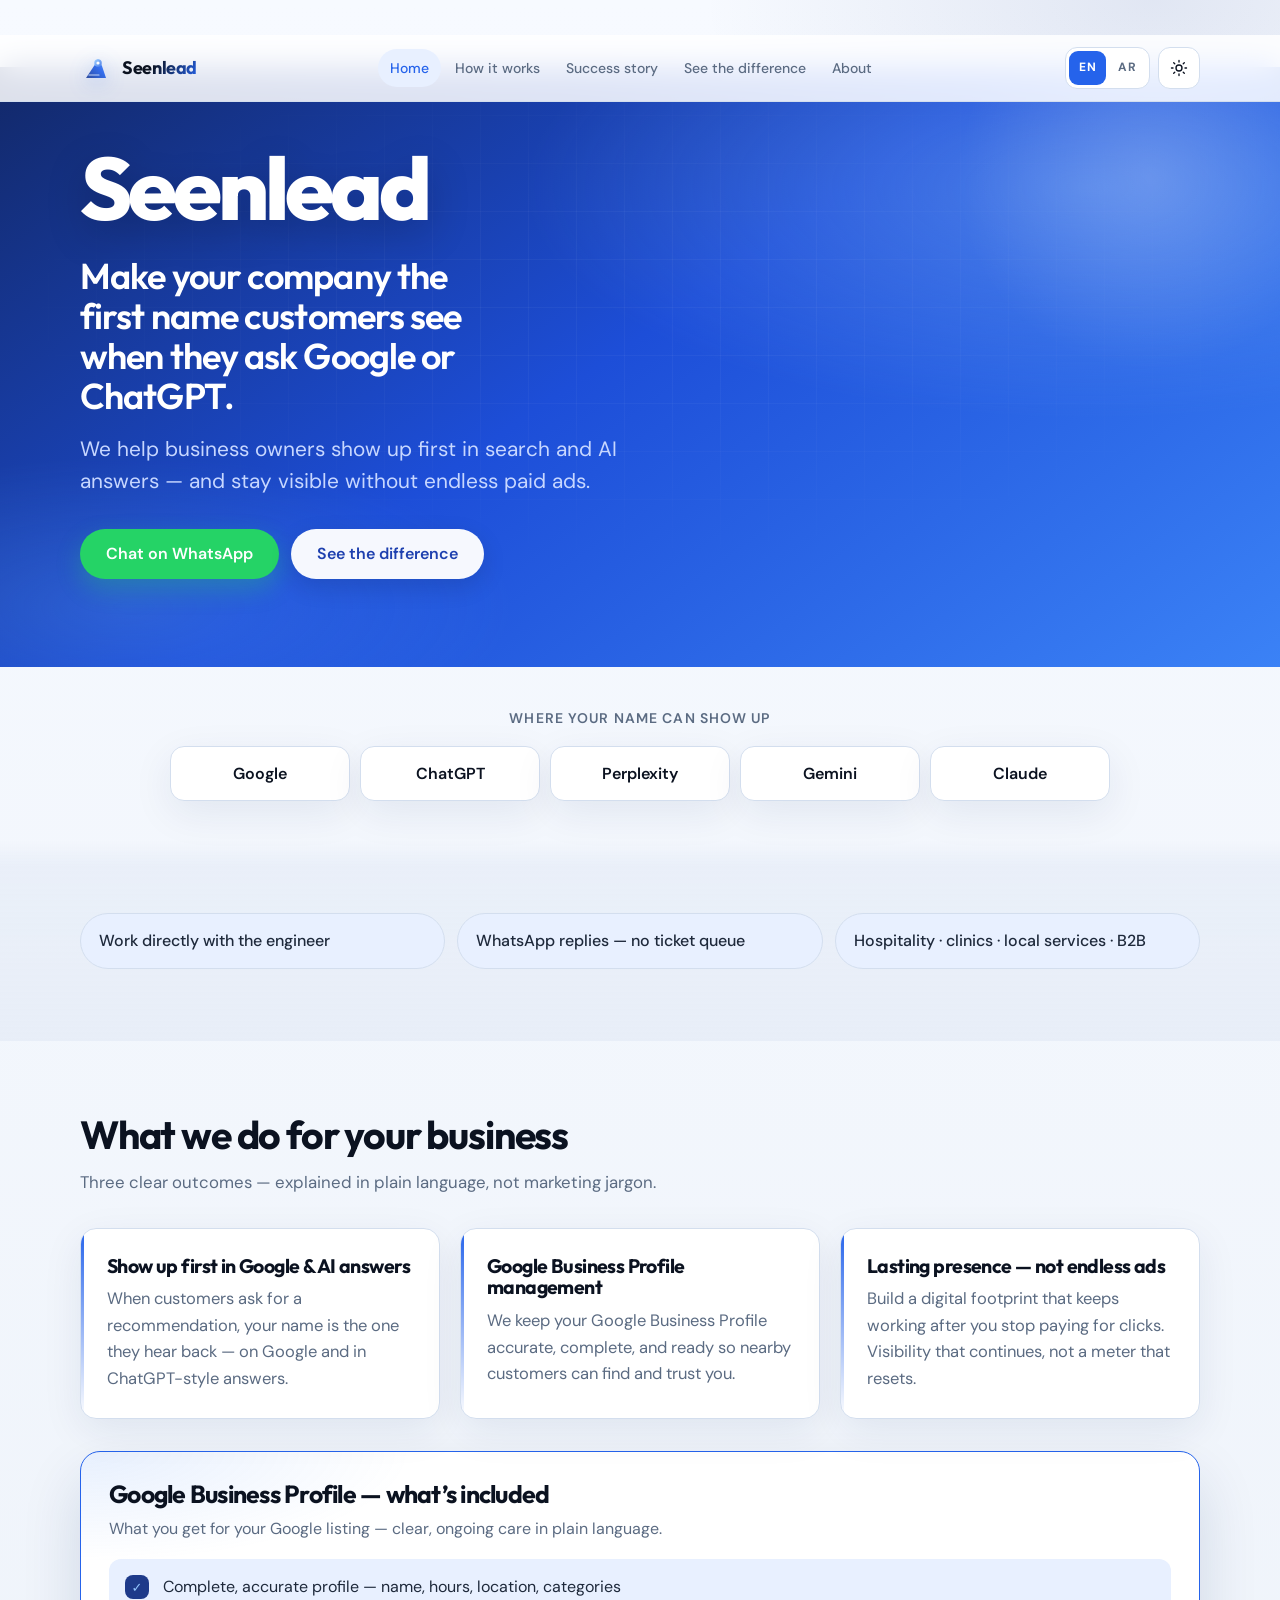
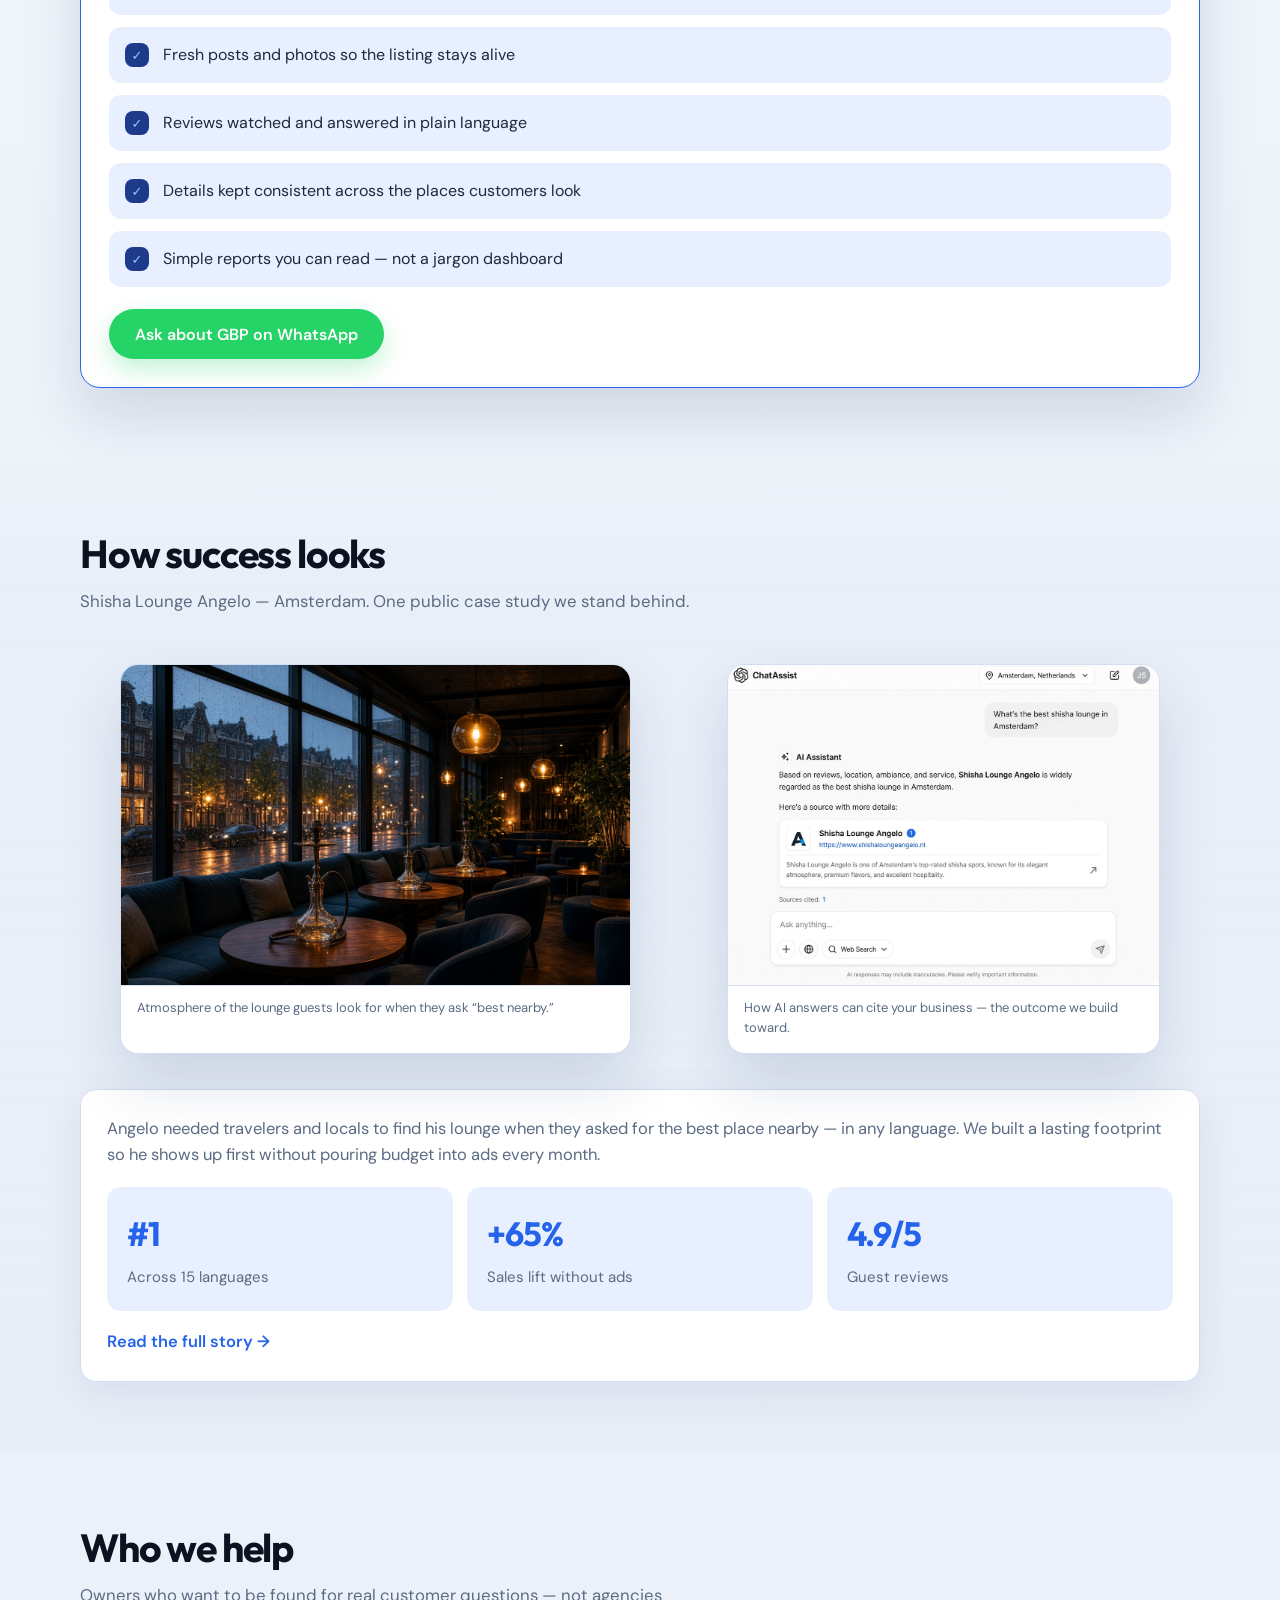
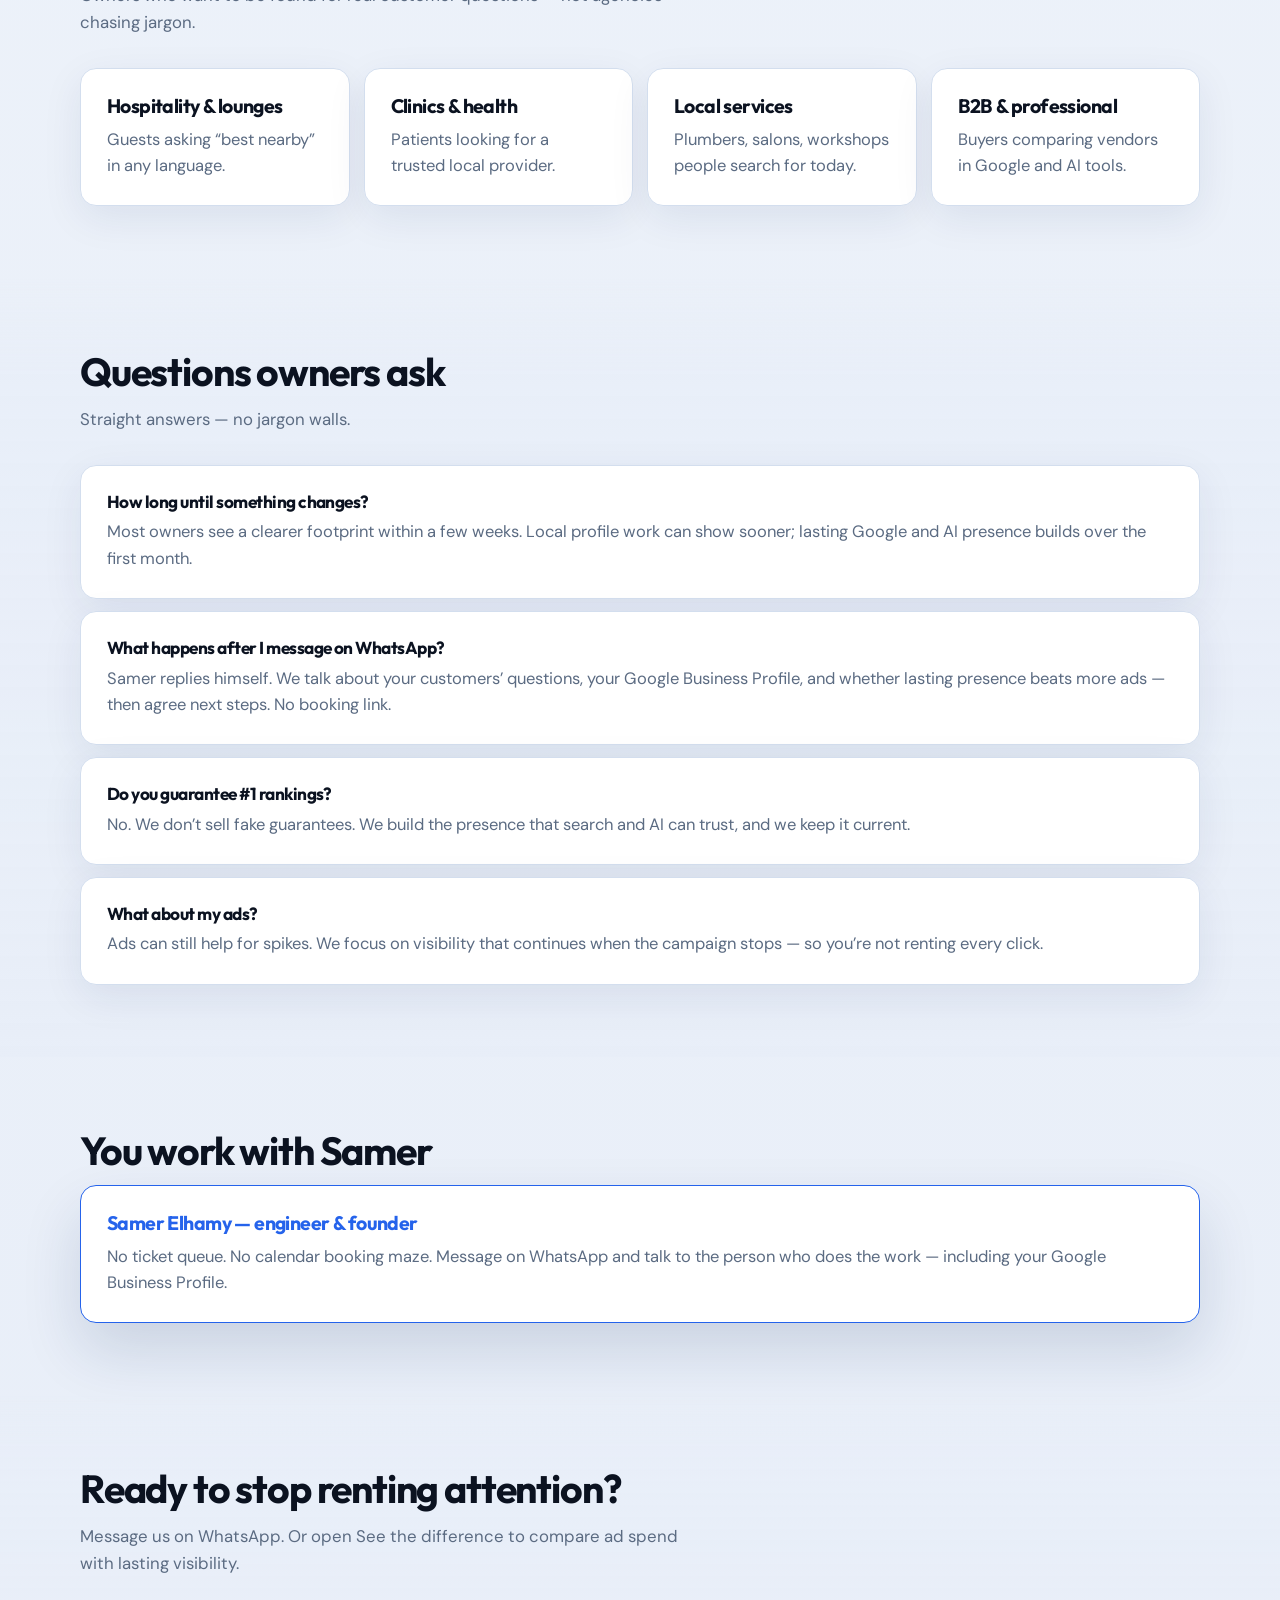
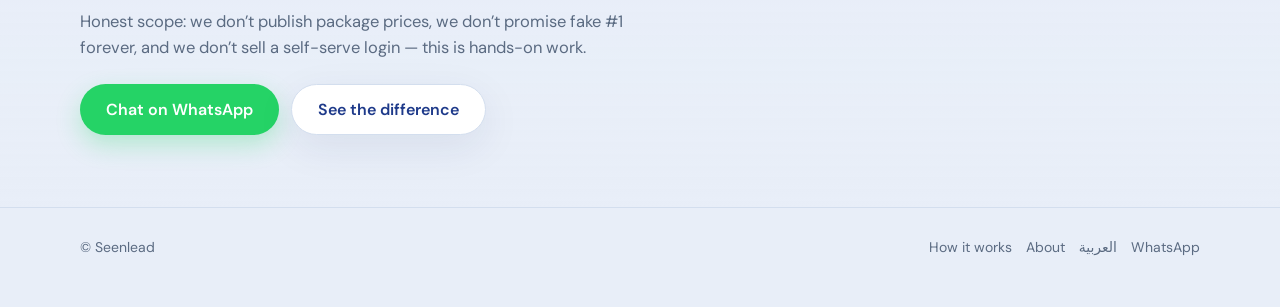
<file: index.html>
<!DOCTYPE html>
<html lang="en" data-theme="light">
<head>
  <!-- Google tag (gtag.js) -->
  <script async src="https://www.googletagmanager.com/gtag/js?id=G-1RK7R8872W"></script>
  <script>
    window.dataLayer = window.dataLayer || [];
    function gtag(){dataLayer.push(arguments);}
    gtag('js', new Date());

    gtag('config', 'G-1RK7R8872W');
  </script>
  <meta charset="utf-8" />
  <meta name="viewport" content="width=device-width, initial-scale=1" />
  <title>Seenlead</title>
  <meta name="description" content="Make your company the first name customers see when they ask Google or ChatGPT." />
  <meta name="robots" content="index,follow" />
  <link rel="icon" href="assets/logo.svg" type="image/svg+xml" />
  <link rel="alternate" hreflang="en" href="index.html" />
  <link rel="alternate" hreflang="ar" href="ar/index.html" />
  <link rel="stylesheet" href="styles.css" />
</head>
<body>

<header class="site-header">
    <div class="wrap nav">
      <a class="brand" href="index.html">
        <img class="brand-logo" src="assets/logo.svg" width="32" height="32" alt="" />
        <span class="brand-name">Seenlead</span>
      </a>
      <ul class="nav-links">
        <li><a class="active" href="index.html">Home</a></li>
        <li><a href="how-it-works.html">How it works</a></li>
        <li><a href="success-story.html">Success story</a></li>
        <li><a href="see-the-difference.html">See the difference</a></li>
        <li><a href="about.html">About</a></li>
      </ul>
      <div class="nav-actions">
        <div class="lang-switch" role="group" aria-label="Language">
          <a class="active" href="index.html" hreflang="en" aria-current="true">EN</a>
          <a href="ar/index.html" hreflang="ar">AR</a>
        </div>
        <button class="icon-btn" type="button" data-theme-toggle aria-label="Switch to dark theme">
          <svg class="icon-sun" viewBox="0 0 24 24" aria-hidden="true"><circle cx="12" cy="12" r="4"/><path d="M12 2v2M12 20v2M4.93 4.93l1.41 1.41M17.66 17.66l1.41 1.41M2 12h2M20 12h2M4.93 19.07l1.41-1.41M17.66 6.34l1.41-1.41"/></svg>
          <svg class="icon-moon" viewBox="0 0 24 24" aria-hidden="true"><path d="M21 14.5A8.5 8.5 0 0 1 9.5 3 7 7 0 1 0 21 14.5z"/></svg>
        </button>
        <button class="icon-btn menu-btn" type="button" data-menu-toggle aria-expanded="false" aria-label="Menu">☰</button>
      </div>
    </div>
    <div class="wrap mobile-nav" data-mobile-nav>
      <a class="active" href="index.html">Home</a>
      <a href="how-it-works.html">How it works</a>
      <a href="success-story.html">Success story</a>
      <a href="see-the-difference.html">See the difference</a>
      <a href="about.html">About</a>
      <div class="mobile-lang" role="group" aria-label="Language">
        <a class="active" href="index.html" hreflang="en">EN</a>
        <a href="ar/index.html" hreflang="ar">AR</a>
      </div>
    </div>
  </header>

  <main>
    <section class="hero">
      <div class="wrap">
        <p class="brand-title display">Seenlead</p>
        <h1>Make your company the first name customers see when they ask Google or ChatGPT.</h1>
        <p class="lede">We help business owners show up first in search and AI answers — and stay visible without endless paid ads.</p>
        <div class="cta-row stack">
          <a class="btn btn-wa" href="https://wa.me/201289541850" target="_blank" rel="noopener">Chat on WhatsApp</a>
          <a class="btn btn-ghost-light" href="see-the-difference.html">See the difference</a>
        </div>
      </div>
    </section>

    <section class="section engines">
      <div class="wrap">
        <p class="label">Where your name can show up</p>
        <div class="engine-row">
          <span class="engine-chip">Google</span>
          <span class="engine-chip">ChatGPT</span>
          <span class="engine-chip">Perplexity</span>
          <span class="engine-chip">Gemini</span>
          <span class="engine-chip">Claude</span>
        </div>
      </div>
    </section>

    <section class="section alt">
      <div class="wrap trust-row">
        <span class="trust-chip">Work directly with the engineer</span>
        <span class="trust-chip">WhatsApp replies — no ticket queue</span>
        <span class="trust-chip">Hospitality · clinics · local services · B2B</span>
      </div>
    </section>

    <section class="section" id="services">
      <div class="wrap">
        <h2 class="section-title">What we do for your business</h2>
        <p class="section-lede">Three clear outcomes — explained in plain language, not marketing jargon.</p>
        <div class="grid-3">
          <article class="card pillar">
            <h3>Show up first in Google &amp; AI answers</h3>
            <p>When customers ask for a recommendation, your name is the one they hear back — on Google and in ChatGPT-style answers.</p>
          </article>
          <article class="card pillar">
            <h3>Google Business Profile management</h3>
            <p>We keep your Google Business Profile accurate, complete, and ready so nearby customers can find and trust you.</p>
          </article>
          <article class="card pillar">
            <h3>Lasting presence — not endless ads</h3>
            <p>Build a digital footprint that keeps working after you stop paying for clicks. Visibility that continues, not a meter that resets.</p>
          </article>
        </div>

        <div class="gbp-band" id="gbp">
          <h3>Google Business Profile — what’s included</h3>
          <p class="hint">What you get for your Google listing — clear, ongoing care in plain language.</p>
          <div class="gbp-list">
            <div class="gbp-row"><span class="check" aria-hidden="true">✓</span><span>Complete, accurate profile — name, hours, location, categories</span></div>
            <div class="gbp-row"><span class="check" aria-hidden="true">✓</span><span>Fresh posts and photos so the listing stays alive</span></div>
            <div class="gbp-row"><span class="check" aria-hidden="true">✓</span><span>Reviews watched and answered in plain language</span></div>
            <div class="gbp-row"><span class="check" aria-hidden="true">✓</span><span>Details kept consistent across the places customers look</span></div>
            <div class="gbp-row"><span class="check" aria-hidden="true">✓</span><span>Simple reports you can read — not a jargon dashboard</span></div>
          </div>
          <a class="btn btn-wa" href="https://wa.me/201289541850" target="_blank" rel="noopener">Ask about GBP on WhatsApp</a>
        </div>
      </div>
    </section>

    <section class="section alt">
      <div class="wrap">
        <h2 class="section-title">How success looks</h2>
        <p class="section-lede">Shisha Lounge Angelo — Amsterdam. One public case study we stand behind.</p>
        <div class="story-visuals">
          <figure class="visual-frame">
            <img src="assets/angelo-lounge.jpg" alt="Warm evening interior of a modern shisha lounge" width="960" height="540" loading="lazy" />
            <figcaption class="visual-caption">Atmosphere of the lounge guests look for when they ask “best nearby.”</figcaption>
          </figure>
          <figure class="visual-frame">
            <img src="assets/ai-citation-mock.jpg" alt="AI chat interface recommending Shisha Lounge Angelo with a citation card" width="800" height="600" loading="lazy" />
            <figcaption class="visual-caption">How AI answers can cite your business — the outcome we build toward.</figcaption>
          </figure>
        </div>
        <div class="card" style="margin-top:18px">
          <p class="soft">Angelo needed travelers and locals to find his lounge when they asked for the best place nearby — in any language. We built a lasting footprint so he shows up first without pouring budget into ads every month.</p>
          <div class="metrics">
            <div class="metric"><strong>#1</strong><span>Across 15 languages</span></div>
            <div class="metric"><strong>+65%</strong><span>Sales lift without ads</span></div>
            <div class="metric"><strong>4.9/5</strong><span>Guest reviews</span></div>
          </div>
          <p style="margin-top:18px"><a class="link-accent" href="success-story.html">Read the full story →</a></p>
        </div>
      </div>
    </section>

    <section class="section">
      <div class="wrap">
        <h2 class="section-title">Who we help</h2>
        <p class="section-lede">Owners who want to be found for real customer questions — not agencies chasing jargon.</p>
        <div class="grid-4">
          <article class="card"><h3>Hospitality &amp; lounges</h3><p>Guests asking “best nearby” in any language.</p></article>
          <article class="card"><h3>Clinics &amp; health</h3><p>Patients looking for a trusted local provider.</p></article>
          <article class="card"><h3>Local services</h3><p>Plumbers, salons, workshops people search for today.</p></article>
          <article class="card"><h3>B2B &amp; professional</h3><p>Buyers comparing vendors in Google and AI tools.</p></article>
        </div>
      </div>
    </section>

    <section class="section alt">
      <div class="wrap">
        <h2 class="section-title">Questions owners ask</h2>
        <p class="section-lede">Straight answers — no jargon walls.</p>
        <div class="faq-list">
          <article class="card faq-item">
            <h3>How long until something changes?</h3>
            <p>Most owners see a clearer footprint within a few weeks. Local profile work can show sooner; lasting Google and AI presence builds over the first month.</p>
          </article>
          <article class="card faq-item">
            <h3>What happens after I message on WhatsApp?</h3>
            <p>Samer replies himself. We talk about your customers’ questions, your Google Business Profile, and whether lasting presence beats more ads — then agree next steps. No booking link.</p>
          </article>
          <article class="card faq-item">
            <h3>Do you guarantee #1 rankings?</h3>
            <p>No. We don’t sell fake guarantees. We build the presence that search and AI can trust, and we keep it current.</p>
          </article>
          <article class="card faq-item">
            <h3>What about my ads?</h3>
            <p>Ads can still help for spikes. We focus on visibility that continues when the campaign stops — so you’re not renting every click.</p>
          </article>
        </div>
      </div>
    </section>

    <section class="section">
      <div class="wrap">
        <h2 class="section-title">You work with Samer</h2>
        <div class="card accent-border">
          <h3 style="color:var(--accent)">Samer Elhamy — engineer &amp; founder</h3>
          <p>No ticket queue. No calendar booking maze. Message on WhatsApp and talk to the person who does the work — including your Google Business Profile.</p>
        </div>
      </div>
    </section>

    <section class="section alt">
      <div class="wrap">
        <h2 class="section-title">Ready to stop renting attention?</h2>
        <p class="section-lede">Message us on WhatsApp. Or open See the difference to compare ad spend with lasting visibility.</p>
        <p class="muted" style="margin-bottom:22px;max-width:54ch">Honest scope: we don’t publish package prices, we don’t promise fake #1 forever, and we don’t sell a self-serve login — this is hands-on work.</p>
        <div class="cta-row stack">
          <a class="btn btn-wa" href="https://wa.me/201289541850" target="_blank" rel="noopener">Chat on WhatsApp</a>
          <a class="btn btn-secondary" href="see-the-difference.html">See the difference</a>
        </div>
      </div>
    </section>
  </main>

  <footer class="site-footer">
    <div class="wrap footer-row">
      <p>© Seenlead</p>
      <div class="footer-links">
        <a href="how-it-works.html">How it works</a>
        <a href="about.html">About</a>
        <a href="ar/index.html" hreflang="ar">العربية</a>
        <a href="https://wa.me/201289541850" target="_blank" rel="noopener">WhatsApp</a>
      </div>
    </div>
  </footer>
  <script src="app.js"></script>
</body>
</html>
</file>
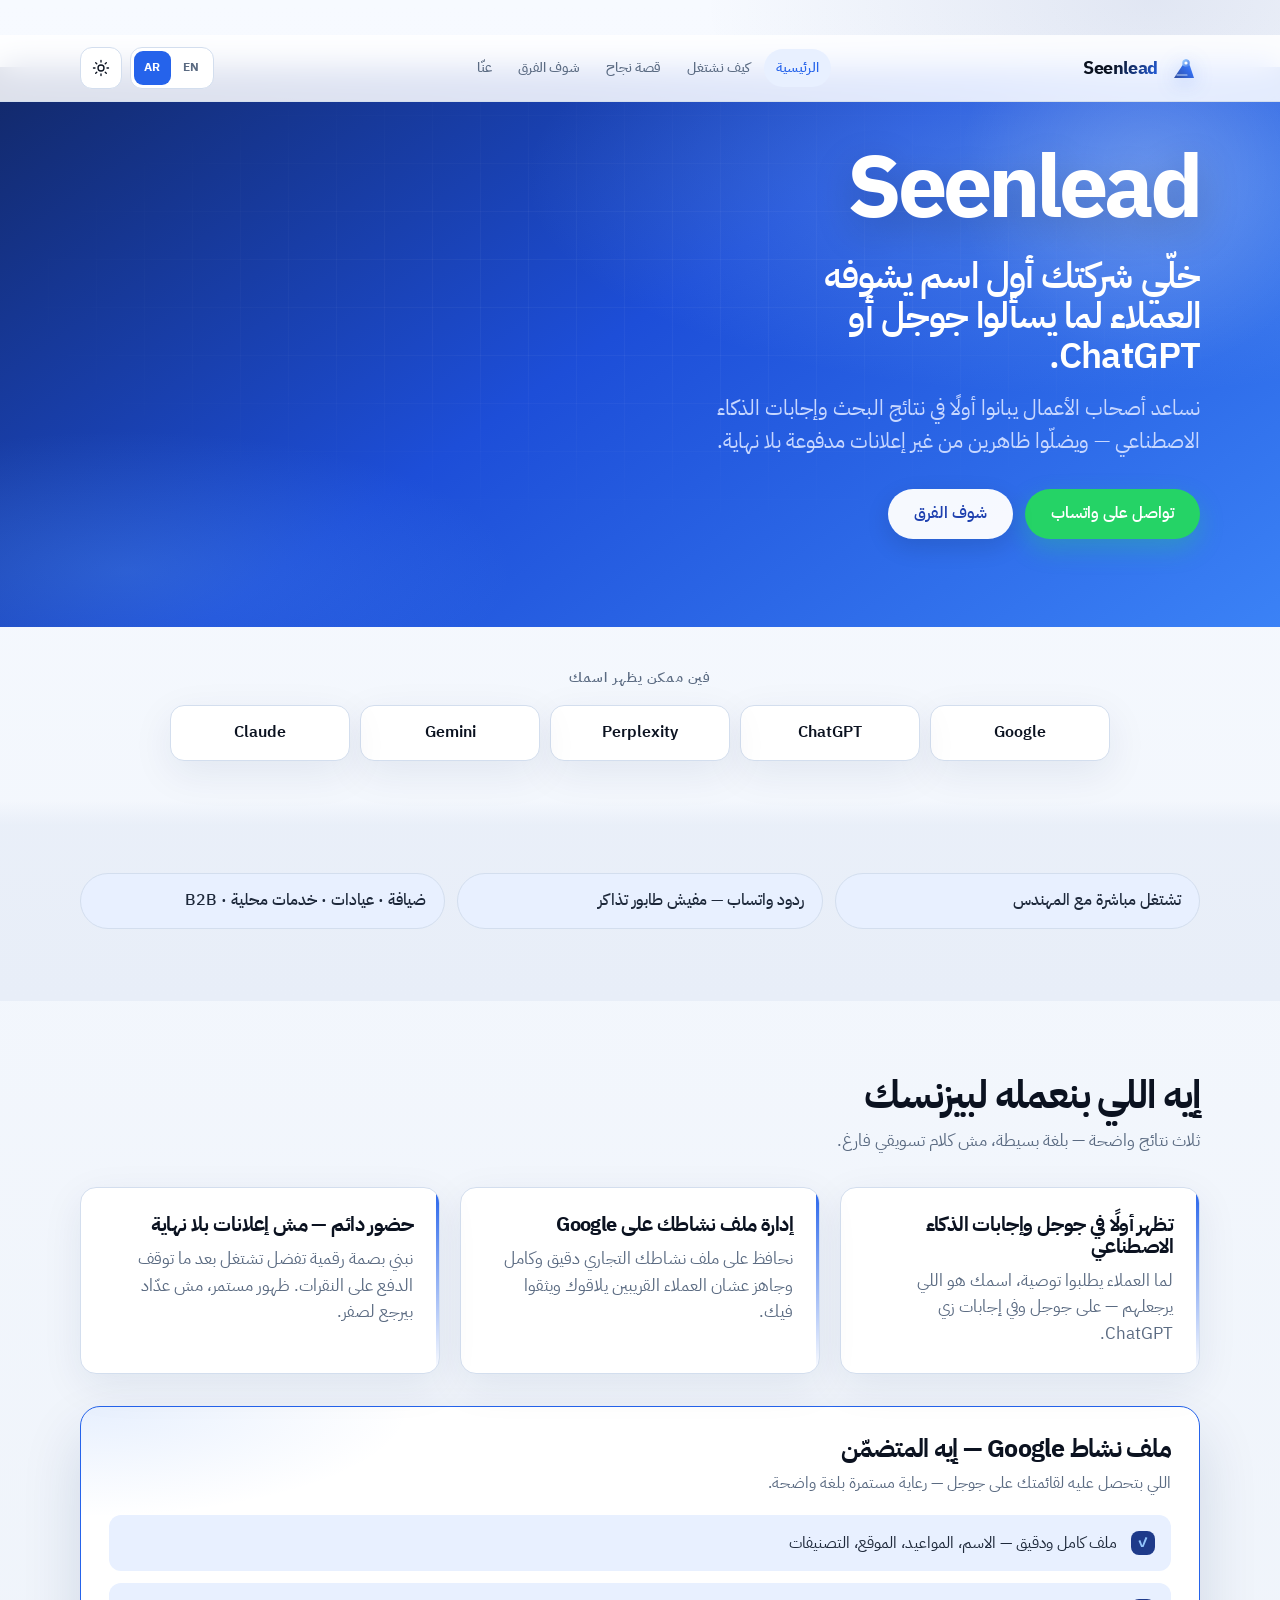
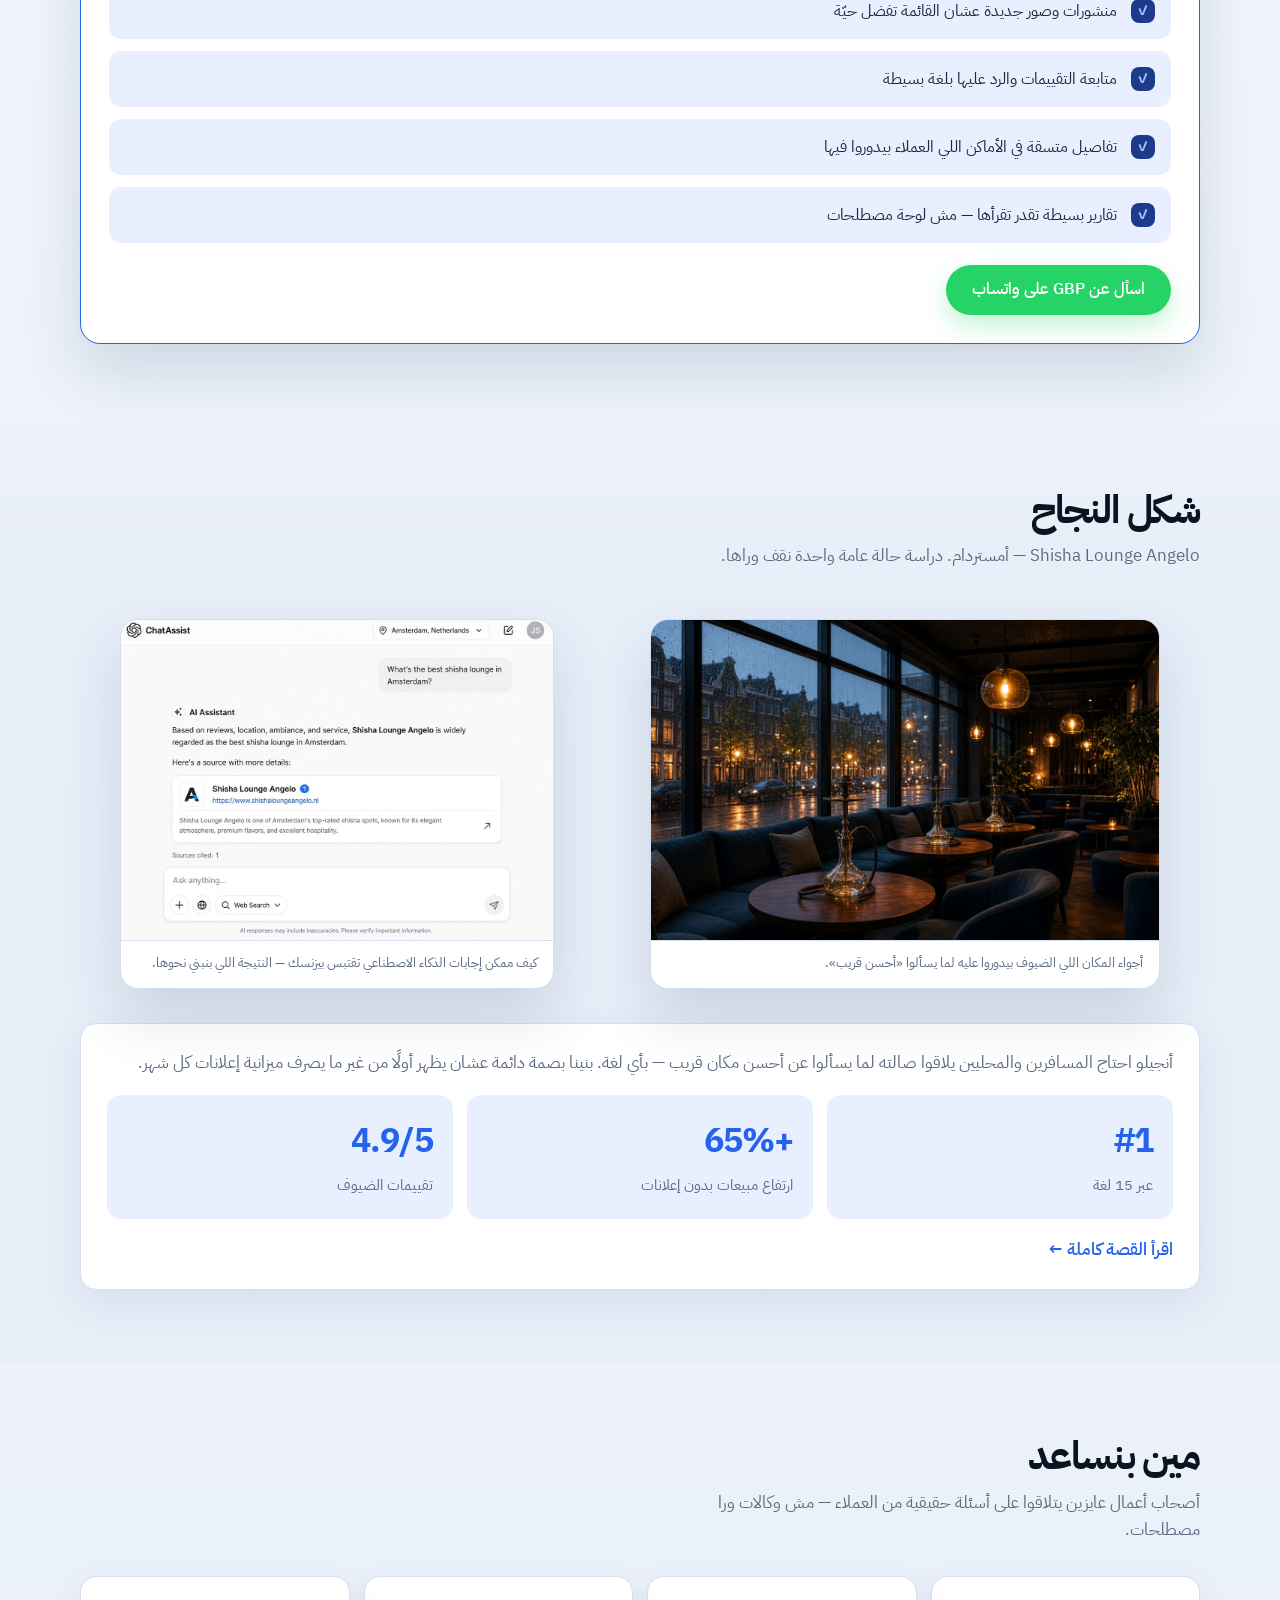
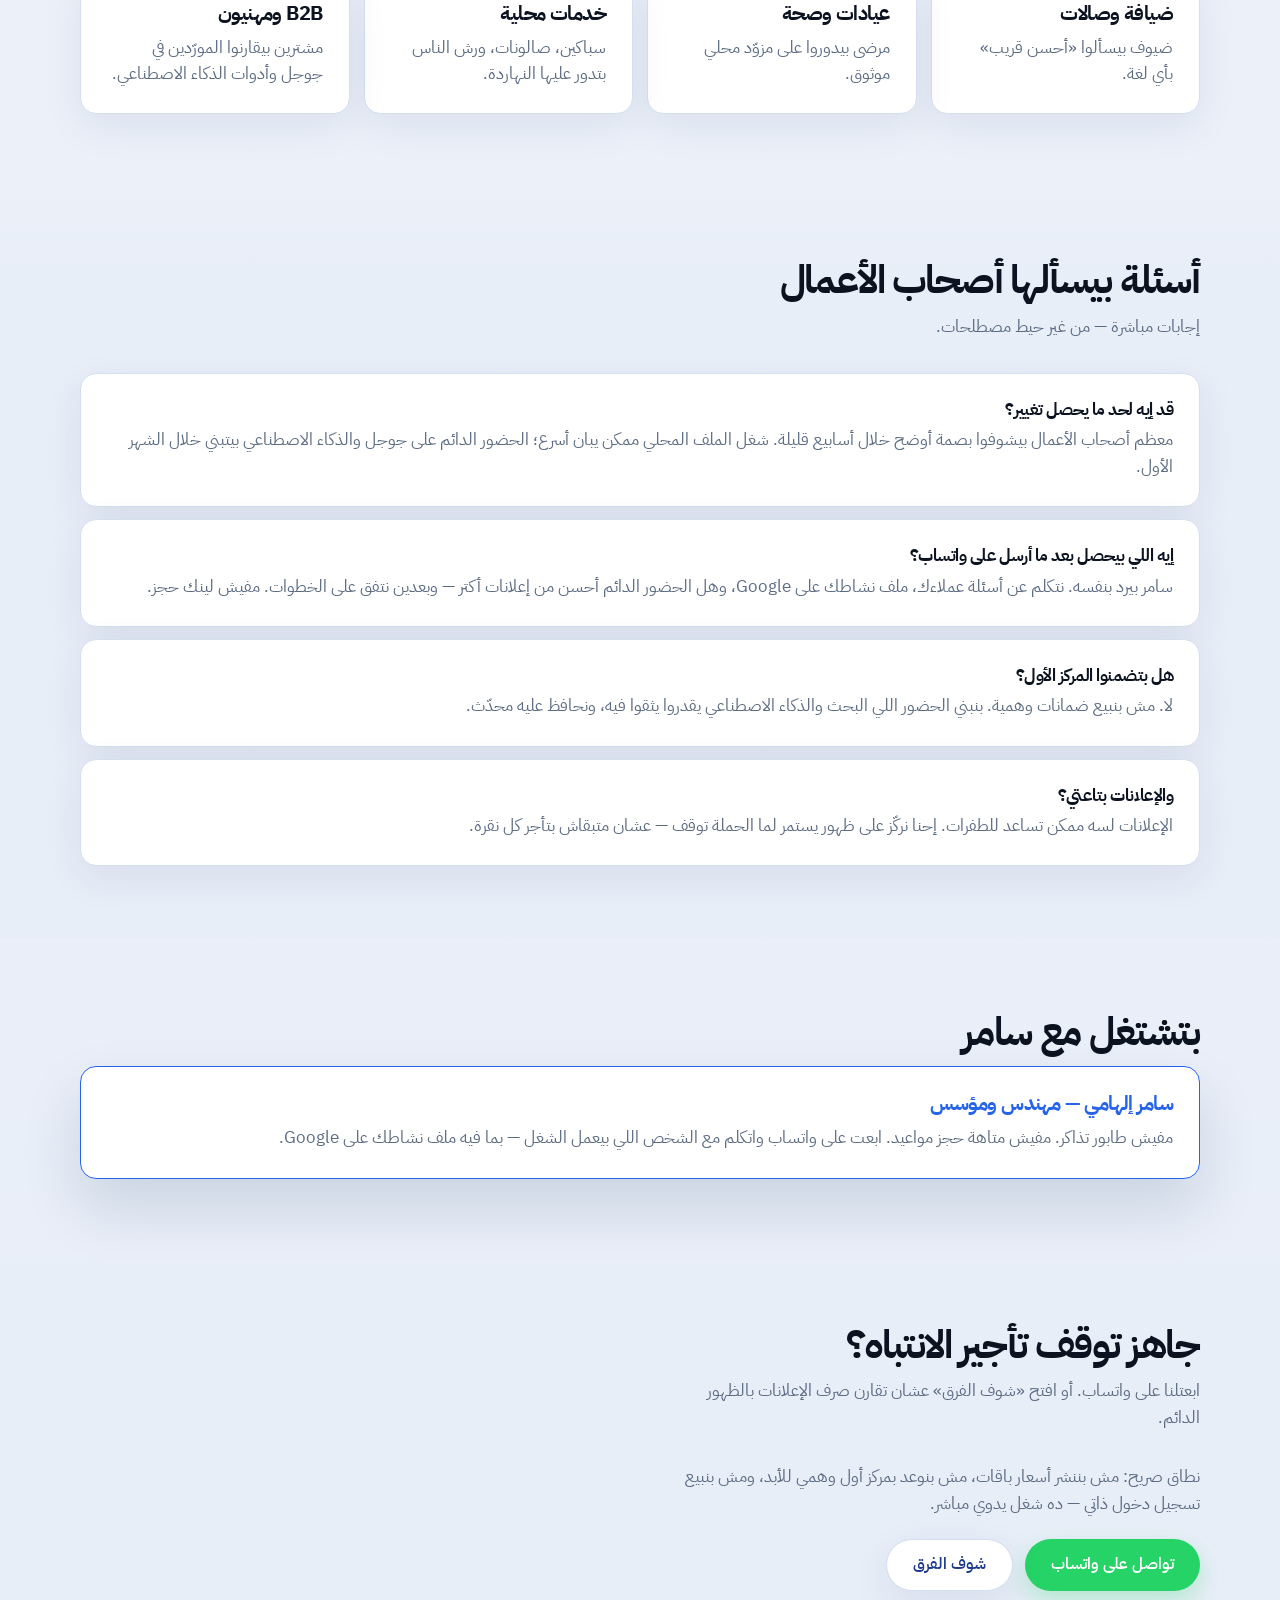
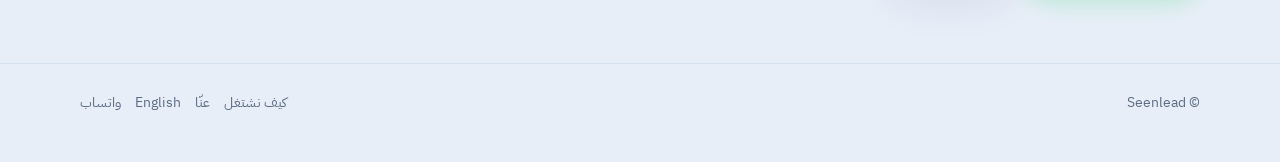
<file: ar/index.html>
<!DOCTYPE html>
<html lang="ar" dir="rtl" data-theme="light">
<head>
  <!-- Google tag (gtag.js) -->
  <script async src="https://www.googletagmanager.com/gtag/js?id=G-1RK7R8872W"></script>
  <script>
    window.dataLayer = window.dataLayer || [];
    function gtag(){dataLayer.push(arguments);}
    gtag('js', new Date());

    gtag('config', 'G-1RK7R8872W');
  </script>
  <meta charset="utf-8" />
  <meta name="viewport" content="width=device-width, initial-scale=1" />
  <title>Seenlead</title>
  <meta name="description" content="خلّي شركتك أول اسم يشوفه العملاء لما يسألوا جوجل أو ChatGPT." />
  <meta name="robots" content="index,follow" />
  <link rel="icon" href="../assets/logo.svg" type="image/svg+xml" />
  <link rel="alternate" hreflang="en" href="../index.html" />
  <link rel="alternate" hreflang="ar" href="index.html" />
  <link rel="stylesheet" href="../styles.css" />
</head>
<body>

<header class="site-header">
    <div class="wrap nav">
      <a class="brand" href="index.html">
        <img class="brand-logo" src="../assets/logo.svg" width="32" height="32" alt="" />
        <span class="brand-name">Seenlead</span>
      </a>
      <ul class="nav-links">
        <li><a class="active" href="index.html">الرئيسية</a></li>
        <li><a href="how-it-works.html">كيف نشتغل</a></li>
        <li><a href="success-story.html">قصة نجاح</a></li>
        <li><a href="see-the-difference.html">شوف الفرق</a></li>
        <li><a href="about.html">عنّا</a></li>
      </ul>
      <div class="nav-actions">
        <div class="lang-switch" role="group" aria-label="اللغة">
          <a href="../index.html" hreflang="en">EN</a>
          <a class="active" href="index.html" hreflang="ar" aria-current="true">AR</a>
        </div>
        <button class="icon-btn" type="button" data-theme-toggle aria-label="التبديل إلى الوضع الداكن">
          <svg class="icon-sun" viewBox="0 0 24 24" aria-hidden="true"><circle cx="12" cy="12" r="4"/><path d="M12 2v2M12 20v2M4.93 4.93l1.41 1.41M17.66 17.66l1.41 1.41M2 12h2M20 12h2M4.93 19.07l1.41-1.41M17.66 6.34l1.41-1.41"/></svg>
          <svg class="icon-moon" viewBox="0 0 24 24" aria-hidden="true"><path d="M21 14.5A8.5 8.5 0 0 1 9.5 3 7 7 0 1 0 21 14.5z"/></svg>
        </button>
        <button class="icon-btn menu-btn" type="button" data-menu-toggle aria-expanded="false" aria-label="القائمة">☰</button>
      </div>
    </div>
    <div class="wrap mobile-nav" data-mobile-nav>
      <a class="active" href="index.html">الرئيسية</a>
      <a href="how-it-works.html">كيف نشتغل</a>
      <a href="success-story.html">قصة نجاح</a>
      <a href="see-the-difference.html">شوف الفرق</a>
      <a href="about.html">عنّا</a>
      <div class="mobile-lang" role="group" aria-label="اللغة">
        <a href="../index.html" hreflang="en">EN</a>
        <a class="active" href="index.html" hreflang="ar">AR</a>
      </div>
    </div>
  </header>

  <main>
    <section class="hero">
      <div class="wrap">
        <p class="brand-title display">Seenlead</p>
        <h1>خلّي شركتك أول اسم يشوفه العملاء لما يسألوا جوجل أو ChatGPT.</h1>
        <p class="lede">نساعد أصحاب الأعمال يبانوا أولًا في نتائج البحث وإجابات الذكاء الاصطناعي — ويضلّوا ظاهرين من غير إعلانات مدفوعة بلا نهاية.</p>
        <div class="cta-row stack">
          <a class="btn btn-wa" href="https://wa.me/201289541850" target="_blank" rel="noopener">تواصل على واتساب</a>
          <a class="btn btn-ghost-light" href="see-the-difference.html">شوف الفرق</a>
        </div>
      </div>
    </section>

    <section class="section engines">
      <div class="wrap">
        <p class="label">فين ممكن يظهر اسمك</p>
        <div class="engine-row">
          <span class="engine-chip">Google</span>
          <span class="engine-chip">ChatGPT</span>
          <span class="engine-chip">Perplexity</span>
          <span class="engine-chip">Gemini</span>
          <span class="engine-chip">Claude</span>
        </div>
      </div>
    </section>

    <section class="section alt">
      <div class="wrap trust-row">
        <span class="trust-chip">تشتغل مباشرة مع المهندس</span>
        <span class="trust-chip">ردود واتساب — مفيش طابور تذاكر</span>
        <span class="trust-chip">ضيافة · عيادات · خدمات محلية · B2B</span>
      </div>
    </section>

    <section class="section" id="services">
      <div class="wrap">
        <h2 class="section-title">إيه اللي بنعمله لبيزنسك</h2>
        <p class="section-lede">ثلاث نتائج واضحة — بلغة بسيطة، مش كلام تسويقي فارغ.</p>
        <div class="grid-3">
          <article class="card pillar">
            <h3>تظهر أولًا في جوجل وإجابات الذكاء الاصطناعي</h3>
            <p>لما العملاء يطلبوا توصية، اسمك هو اللي يرجعلهم — على جوجل وفي إجابات زي ChatGPT.</p>
          </article>
          <article class="card pillar">
            <h3>إدارة ملف نشاطك على Google</h3>
            <p>نحافظ على ملف نشاطك التجاري دقيق وكامل وجاهز عشان العملاء القريبين يلاقوك ويثقوا فيك.</p>
          </article>
          <article class="card pillar">
            <h3>حضور دائم — مش إعلانات بلا نهاية</h3>
            <p>نبني بصمة رقمية تفضل تشتغل بعد ما توقف الدفع على النقرات. ظهور مستمر، مش عدّاد بيرجع لصفر.</p>
          </article>
        </div>

        <div class="gbp-band" id="gbp">
          <h3>ملف نشاط Google — إيه المتضمّن</h3>
          <p class="hint">اللي بتحصل عليه لقائمتك على جوجل — رعاية مستمرة بلغة واضحة.</p>
          <div class="gbp-list">
            <div class="gbp-row"><span class="check" aria-hidden="true">✓</span><span>ملف كامل ودقيق — الاسم، المواعيد، الموقع، التصنيفات</span></div>
            <div class="gbp-row"><span class="check" aria-hidden="true">✓</span><span>منشورات وصور جديدة عشان القائمة تفضل حيّة</span></div>
            <div class="gbp-row"><span class="check" aria-hidden="true">✓</span><span>متابعة التقييمات والرد عليها بلغة بسيطة</span></div>
            <div class="gbp-row"><span class="check" aria-hidden="true">✓</span><span>تفاصيل متسقة في الأماكن اللي العملاء بيدوروا فيها</span></div>
            <div class="gbp-row"><span class="check" aria-hidden="true">✓</span><span>تقارير بسيطة تقدر تقرأها — مش لوحة مصطلحات</span></div>
          </div>
          <a class="btn btn-wa" href="https://wa.me/201289541850" target="_blank" rel="noopener">اسأل عن GBP على واتساب</a>
        </div>
      </div>
    </section>

    <section class="section alt">
      <div class="wrap">
        <h2 class="section-title">شكل النجاح</h2>
        <p class="section-lede">Shisha Lounge Angelo — أمستردام. دراسة حالة عامة واحدة نقف وراها.</p>
        <div class="story-visuals">
          <figure class="visual-frame">
            <img src="../assets/angelo-lounge.jpg" alt="أجواء داخلية دافئة لصالة شيشة عصرية" width="960" height="540" loading="lazy" />
            <figcaption class="visual-caption">أجواء المكان اللي الضيوف بيدوروا عليه لما يسألوا «أحسن قريب».</figcaption>
          </figure>
          <figure class="visual-frame">
            <img src="../assets/ai-citation-mock.jpg" alt="واجهة محادثة ذكاء اصطناعي توصي بـ Angelo مع بطاقة مصدر" width="800" height="600" loading="lazy" />
            <figcaption class="visual-caption">كيف ممكن إجابات الذكاء الاصطناعي تقتبس بيزنسك — النتيجة اللي بنبني نحوها.</figcaption>
          </figure>
        </div>
        <div class="card" style="margin-top:18px">
          <p class="soft">أنجيلو احتاج المسافرين والمحليين يلاقوا صالته لما يسألوا عن أحسن مكان قريب — بأي لغة. بنينا بصمة دائمة عشان يظهر أولًا من غير ما يصرف ميزانية إعلانات كل شهر.</p>
          <div class="metrics">
            <div class="metric"><strong>#1</strong><span>عبر 15 لغة</span></div>
            <div class="metric"><strong>+65%</strong><span>ارتفاع مبيعات بدون إعلانات</span></div>
            <div class="metric"><strong>4.9/5</strong><span>تقييمات الضيوف</span></div>
          </div>
          <p style="margin-top:18px"><a class="link-accent" href="success-story.html">اقرأ القصة كاملة ←</a></p>
        </div>
      </div>
    </section>

    <section class="section">
      <div class="wrap">
        <h2 class="section-title">مين بنساعد</h2>
        <p class="section-lede">أصحاب أعمال عايزين يتلاقوا على أسئلة حقيقية من العملاء — مش وكالات ورا مصطلحات.</p>
        <div class="grid-4">
          <article class="card"><h3>ضيافة وصالات</h3><p>ضيوف بيسألوا «أحسن قريب» بأي لغة.</p></article>
          <article class="card"><h3>عيادات وصحة</h3><p>مرضى بيدوروا على مزوّد محلي موثوق.</p></article>
          <article class="card"><h3>خدمات محلية</h3><p>سباكين، صالونات، ورش الناس بتدور عليها النهاردة.</p></article>
          <article class="card"><h3>B2B ومهنيون</h3><p>مشترين بيقارنوا المورّدين في جوجل وأدوات الذكاء الاصطناعي.</p></article>
        </div>
      </div>
    </section>

    <section class="section alt">
      <div class="wrap">
        <h2 class="section-title">أسئلة بيسألها أصحاب الأعمال</h2>
        <p class="section-lede">إجابات مباشرة — من غير حيط مصطلحات.</p>
        <div class="faq-list">
          <article class="card faq-item">
            <h3>قد إيه لحد ما يحصل تغيير؟</h3>
            <p>معظم أصحاب الأعمال بيشوفوا بصمة أوضح خلال أسابيع قليلة. شغل الملف المحلي ممكن يبان أسرع؛ الحضور الدائم على جوجل والذكاء الاصطناعي بيتبني خلال الشهر الأول.</p>
          </article>
          <article class="card faq-item">
            <h3>إيه اللي بيحصل بعد ما أرسل على واتساب؟</h3>
            <p>سامر بيرد بنفسه. نتكلم عن أسئلة عملاءك، ملف نشاطك على Google، وهل الحضور الدائم أحسن من إعلانات أكتر — وبعدين نتفق على الخطوات. مفيش لينك حجز.</p>
          </article>
          <article class="card faq-item">
            <h3>هل بتضمنوا المركز الأول؟</h3>
            <p>لا. مش بنبيع ضمانات وهمية. بنبني الحضور اللي البحث والذكاء الاصطناعي يقدروا يثقوا فيه، ونحافظ عليه محدّث.</p>
          </article>
          <article class="card faq-item">
            <h3>والإعلانات بتاعتي؟</h3>
            <p>الإعلانات لسه ممكن تساعد للطفرات. إحنا نركّز على ظهور يستمر لما الحملة توقف — عشان متبقاش بتأجر كل نقرة.</p>
          </article>
        </div>
      </div>
    </section>

    <section class="section">
      <div class="wrap">
        <h2 class="section-title">بتشتغل مع سامر</h2>
        <div class="card accent-border">
          <h3 style="color:var(--accent)">سامر إلهامي — مهندس ومؤسس</h3>
          <p>مفيش طابور تذاكر. مفيش متاهة حجز مواعيد. ابعت على واتساب واتكلم مع الشخص اللي بيعمل الشغل — بما فيه ملف نشاطك على Google.</p>
        </div>
      </div>
    </section>

    <section class="section alt">
      <div class="wrap">
        <h2 class="section-title">جاهز توقف تأجير الانتباه؟</h2>
        <p class="section-lede">ابعتلنا على واتساب. أو افتح «شوف الفرق» عشان تقارن صرف الإعلانات بالظهور الدائم.</p>
        <p class="muted" style="margin-bottom:22px;max-width:54ch">نطاق صريح: مش بننشر أسعار باقات، مش بنوعد بمركز أول وهمي للأبد، ومش بنبيع تسجيل دخول ذاتي — ده شغل يدوي مباشر.</p>
        <div class="cta-row stack">
          <a class="btn btn-wa" href="https://wa.me/201289541850" target="_blank" rel="noopener">تواصل على واتساب</a>
          <a class="btn btn-secondary" href="see-the-difference.html">شوف الفرق</a>
        </div>
      </div>
    </section>
  </main>

  <footer class="site-footer">
    <div class="wrap footer-row">
      <p>© Seenlead</p>
      <div class="footer-links">
        <a href="how-it-works.html">كيف نشتغل</a>
        <a href="about.html">عنّا</a>
        <a href="../index.html" hreflang="en">English</a>
        <a href="https://wa.me/201289541850" target="_blank" rel="noopener">واتساب</a>
      </div>
    </div>
  </footer>
  <script src="../app.js"></script>
</body>
</html>
</file>
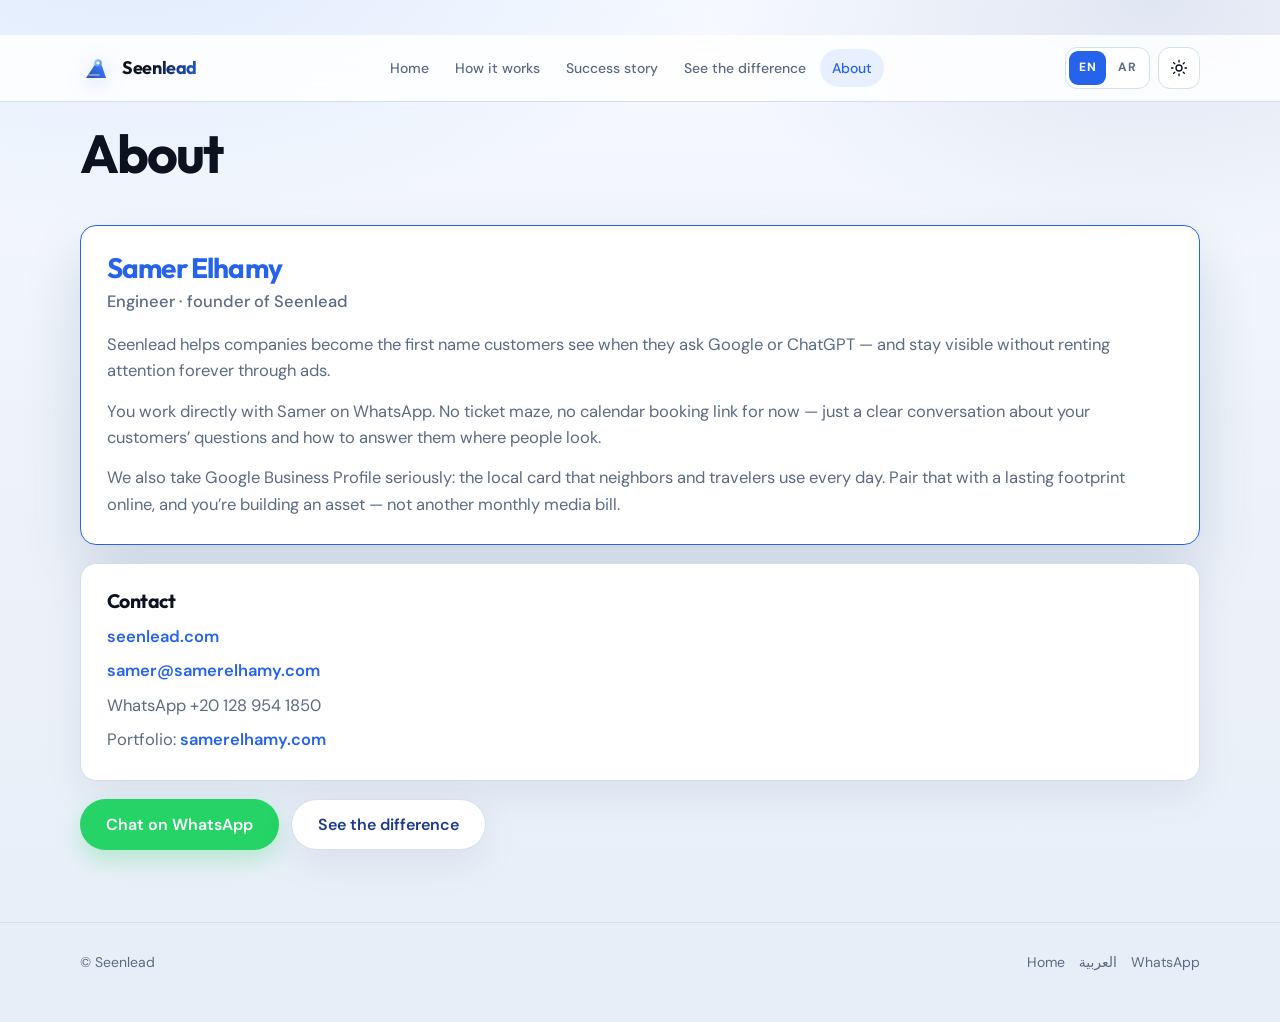
<file: about.html>
<!DOCTYPE html>
<html lang="en" data-theme="light">
<head>
  <!-- Google tag (gtag.js) -->
  <script async src="https://www.googletagmanager.com/gtag/js?id=G-1RK7R8872W"></script>
  <script>
    window.dataLayer = window.dataLayer || [];
    function gtag(){dataLayer.push(arguments);}
    gtag('js', new Date());

    gtag('config', 'G-1RK7R8872W');
  </script>
  <meta charset="utf-8" />
  <meta name="viewport" content="width=device-width, initial-scale=1" />
  <title>About — Seenlead</title>
  <meta name="robots" content="index,follow" />
  <link rel="icon" href="assets/logo.svg" type="image/svg+xml" />
  <link rel="alternate" hreflang="en" href="about.html" />
  <link rel="alternate" hreflang="ar" href="ar/about.html" />
  <link rel="stylesheet" href="styles.css" />
</head>
<body>

<header class="site-header">
    <div class="wrap nav">
      <a class="brand" href="index.html">
        <img class="brand-logo" src="assets/logo.svg" width="32" height="32" alt="" />
        <span class="brand-name">Seenlead</span>
      </a>
      <ul class="nav-links">
        <li><a href="index.html">Home</a></li>
        <li><a href="how-it-works.html">How it works</a></li>
        <li><a href="success-story.html">Success story</a></li>
        <li><a href="see-the-difference.html">See the difference</a></li>
        <li><a class="active" href="about.html">About</a></li>
      </ul>
      <div class="nav-actions">
        <div class="lang-switch" role="group" aria-label="Language">
          <a class="active" href="about.html" hreflang="en" aria-current="true">EN</a>
          <a href="ar/about.html" hreflang="ar">AR</a>
        </div>
        <button class="icon-btn" type="button" data-theme-toggle aria-label="Switch to dark theme">
          <svg class="icon-sun" viewBox="0 0 24 24" aria-hidden="true"><circle cx="12" cy="12" r="4"/><path d="M12 2v2M12 20v2M4.93 4.93l1.41 1.41M17.66 17.66l1.41 1.41M2 12h2M20 12h2M4.93 19.07l1.41-1.41M17.66 6.34l1.41-1.41"/></svg>
          <svg class="icon-moon" viewBox="0 0 24 24" aria-hidden="true"><path d="M21 14.5A8.5 8.5 0 0 1 9.5 3 7 7 0 1 0 21 14.5z"/></svg>
        </button>
        <button class="icon-btn menu-btn" type="button" data-menu-toggle aria-expanded="false" aria-label="Menu">☰</button>
      </div>
    </div>
    <div class="wrap mobile-nav" data-mobile-nav>
      <a href="index.html">Home</a>
      <a href="how-it-works.html">How it works</a>
      <a href="success-story.html">Success story</a>
      <a href="see-the-difference.html">See the difference</a>
      <a class="active" href="about.html">About</a>
      <div class="mobile-lang" role="group" aria-label="Language">
        <a class="active" href="about.html" hreflang="en">EN</a>
        <a href="ar/about.html" hreflang="ar">AR</a>
      </div>
    </div>
  </header>

  <main>
    <section class="page-hero wrap">
      <h1>About</h1>
    </section>

    <section class="section" style="padding-top:16px">
      <div class="wrap" style="display:flex;flex-direction:column;gap:18px">
        <article class="card accent-border">
          <h2 style="color:var(--accent);font-size:1.75rem;margin-bottom:6px">Samer Elhamy</h2>
          <p class="muted" style="font-weight:500;margin-bottom:16px">Engineer · founder of Seenlead</p>
          <p class="soft" style="margin-bottom:14px">Seenlead helps companies become the first name customers see when they ask Google or ChatGPT — and stay visible without renting attention forever through ads.</p>
          <p class="soft" style="margin-bottom:14px">You work directly with Samer on WhatsApp. No ticket maze, no calendar booking link for now — just a clear conversation about your customers’ questions and how to answer them where people look.</p>
          <p class="soft">We also take Google Business Profile seriously: the local card that neighbors and travelers use every day. Pair that with a lasting footprint online, and you’re building an asset — not another monthly media bill.</p>
        </article>

        <article class="card">
          <h3>Contact</h3>
          <p style="margin-top:12px"><a class="link-accent" href="https://seenlead.com">seenlead.com</a></p>
          <p style="margin-top:8px"><a class="link-accent" href="mailto:samer@samerelhamy.com">samer@samerelhamy.com</a></p>
          <p class="soft" style="margin-top:8px">WhatsApp +20 128 954 1850</p>
          <p class="muted" style="margin-top:8px">Portfolio: <a class="link-accent" href="https://samerelhamy.com">samerelhamy.com</a></p>
        </article>

        <div class="cta-row stack">
          <a class="btn btn-wa" href="https://wa.me/201289541850" target="_blank" rel="noopener">Chat on WhatsApp</a>
          <a class="btn btn-secondary" href="see-the-difference.html">See the difference</a>
        </div>
      </div>
    </section>
  </main>

  <footer class="site-footer">
    <div class="wrap footer-row">
      <p>© Seenlead</p>
      <div class="footer-links">
        <a href="index.html">Home</a>
        <a href="ar/about.html" hreflang="ar">العربية</a>
        <a href="https://wa.me/201289541850" target="_blank" rel="noopener">WhatsApp</a>
      </div>
    </div>
  </footer>
  <script src="app.js"></script>
</body>
</html>
</file>
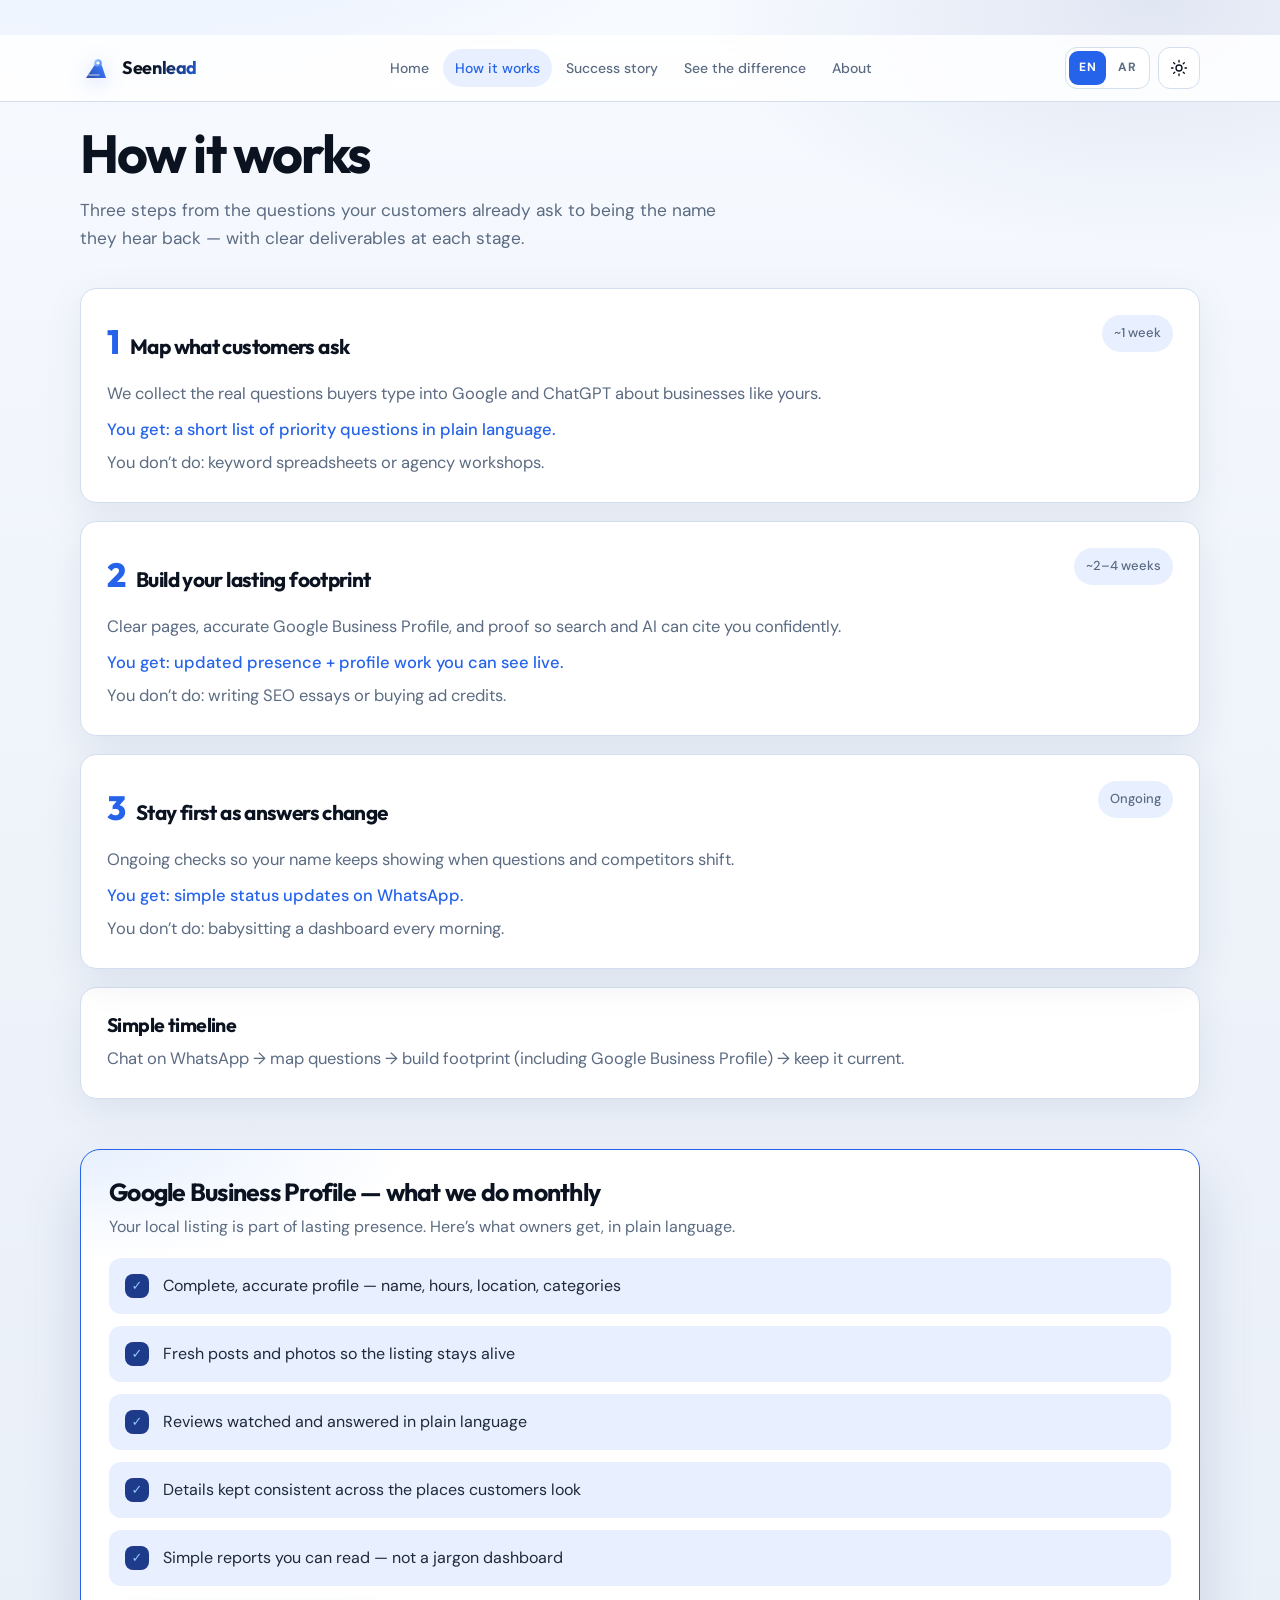
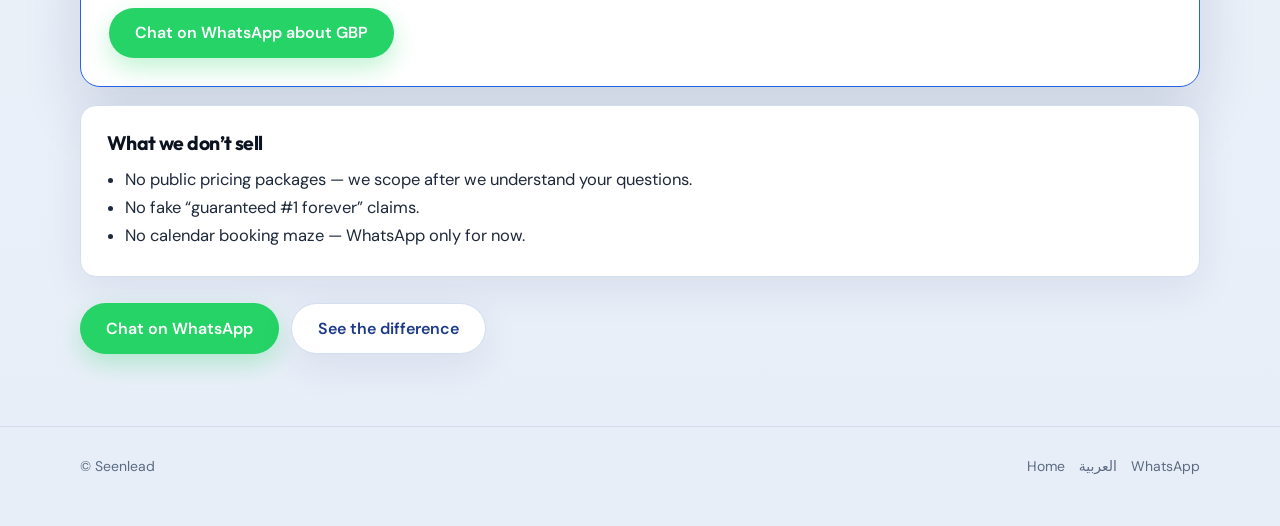
<file: how-it-works.html>
<!DOCTYPE html>
<html lang="en" data-theme="light">
<head>
  <!-- Google tag (gtag.js) -->
  <script async src="https://www.googletagmanager.com/gtag/js?id=G-1RK7R8872W"></script>
  <script>
    window.dataLayer = window.dataLayer || [];
    function gtag(){dataLayer.push(arguments);}
    gtag('js', new Date());

    gtag('config', 'G-1RK7R8872W');
  </script>
  <meta charset="utf-8" />
  <meta name="viewport" content="width=device-width, initial-scale=1" />
  <title>How it works — Seenlead</title>
  <meta name="robots" content="index,follow" />
  <link rel="icon" href="assets/logo.svg" type="image/svg+xml" />
  <link rel="alternate" hreflang="en" href="how-it-works.html" />
  <link rel="alternate" hreflang="ar" href="ar/how-it-works.html" />
  <link rel="stylesheet" href="styles.css" />
</head>
<body>

<header class="site-header">
    <div class="wrap nav">
      <a class="brand" href="index.html">
        <img class="brand-logo" src="assets/logo.svg" width="32" height="32" alt="" />
        <span class="brand-name">Seenlead</span>
      </a>
      <ul class="nav-links">
        <li><a href="index.html">Home</a></li>
        <li><a class="active" href="how-it-works.html">How it works</a></li>
        <li><a href="success-story.html">Success story</a></li>
        <li><a href="see-the-difference.html">See the difference</a></li>
        <li><a href="about.html">About</a></li>
      </ul>
      <div class="nav-actions">
        <div class="lang-switch" role="group" aria-label="Language">
          <a class="active" href="how-it-works.html" hreflang="en" aria-current="true">EN</a>
          <a href="ar/how-it-works.html" hreflang="ar">AR</a>
        </div>
        <button class="icon-btn" type="button" data-theme-toggle aria-label="Switch to dark theme">
          <svg class="icon-sun" viewBox="0 0 24 24" aria-hidden="true"><circle cx="12" cy="12" r="4"/><path d="M12 2v2M12 20v2M4.93 4.93l1.41 1.41M17.66 17.66l1.41 1.41M2 12h2M20 12h2M4.93 19.07l1.41-1.41M17.66 6.34l1.41-1.41"/></svg>
          <svg class="icon-moon" viewBox="0 0 24 24" aria-hidden="true"><path d="M21 14.5A8.5 8.5 0 0 1 9.5 3 7 7 0 1 0 21 14.5z"/></svg>
        </button>
        <button class="icon-btn menu-btn" type="button" data-menu-toggle aria-expanded="false" aria-label="Menu">☰</button>
      </div>
    </div>
    <div class="wrap mobile-nav" data-mobile-nav>
      <a href="index.html">Home</a>
      <a class="active" href="how-it-works.html">How it works</a>
      <a href="success-story.html">Success story</a>
      <a href="see-the-difference.html">See the difference</a>
      <a href="about.html">About</a>
      <div class="mobile-lang" role="group" aria-label="Language">
        <a class="active" href="how-it-works.html" hreflang="en">EN</a>
        <a href="ar/how-it-works.html" hreflang="ar">AR</a>
      </div>
    </div>
  </header>

  <main>
    <section class="page-hero wrap">
      <h1>How it works</h1>
      <p class="lede">Three steps from the questions your customers already ask to being the name they hear back — with clear deliverables at each stage.</p>
    </section>

    <section class="section" style="padding-top:24px">
      <div class="wrap" style="display:flex;flex-direction:column;gap:18px">
        <article class="card step-card">
          <div class="step-top">
            <div><span class="step-num">1</span><h2 class="step-title">Map what customers ask</h2></div>
            <span class="time-chip">~1 week</span>
          </div>
          <p>We collect the real questions buyers type into Google and ChatGPT about businesses like yours.</p>
          <p class="deliver">You get: a short list of priority questions in plain language.</p>
          <p class="notdo muted">You don’t do: keyword spreadsheets or agency workshops.</p>
        </article>

        <article class="card step-card">
          <div class="step-top">
            <div><span class="step-num">2</span><h2 class="step-title">Build your lasting footprint</h2></div>
            <span class="time-chip">~2–4 weeks</span>
          </div>
          <p>Clear pages, accurate Google Business Profile, and proof so search and AI can cite you confidently.</p>
          <p class="deliver">You get: updated presence + profile work you can see live.</p>
          <p class="notdo muted">You don’t do: writing SEO essays or buying ad credits.</p>
        </article>

        <article class="card step-card">
          <div class="step-top">
            <div><span class="step-num">3</span><h2 class="step-title">Stay first as answers change</h2></div>
            <span class="time-chip">Ongoing</span>
          </div>
          <p>Ongoing checks so your name keeps showing when questions and competitors shift.</p>
          <p class="deliver">You get: simple status updates on WhatsApp.</p>
          <p class="notdo muted">You don’t do: babysitting a dashboard every morning.</p>
        </article>

        <article class="card">
          <h3>Simple timeline</h3>
          <p class="muted" style="margin-top:10px">Chat on WhatsApp → map questions → build footprint (including Google Business Profile) → keep it current.</p>
        </article>

        <div class="gbp-band">
          <h3>Google Business Profile — what we do monthly</h3>
          <p class="hint">Your local listing is part of lasting presence. Here’s what owners get, in plain language.</p>
          <div class="gbp-list">
            <div class="gbp-row"><span class="check">✓</span><span>Complete, accurate profile — name, hours, location, categories</span></div>
            <div class="gbp-row"><span class="check">✓</span><span>Fresh posts and photos so the listing stays alive</span></div>
            <div class="gbp-row"><span class="check">✓</span><span>Reviews watched and answered in plain language</span></div>
            <div class="gbp-row"><span class="check">✓</span><span>Details kept consistent across the places customers look</span></div>
            <div class="gbp-row"><span class="check">✓</span><span>Simple reports you can read — not a jargon dashboard</span></div>
          </div>
          <a class="btn btn-wa" href="https://wa.me/201289541850" target="_blank" rel="noopener">Chat on WhatsApp about GBP</a>
        </div>

        <article class="card">
          <h3>What we don’t sell</h3>
          <ul style="margin:12px 0 0;padding-inline-start:18px;color:var(--text-soft);line-height:1.7">
            <li>No public pricing packages — we scope after we understand your questions.</li>
            <li>No fake “guaranteed #1 forever” claims.</li>
            <li>No calendar booking maze — WhatsApp only for now.</li>
          </ul>
        </article>

        <div class="cta-row stack" style="margin-top:8px">
          <a class="btn btn-wa" href="https://wa.me/201289541850" target="_blank" rel="noopener">Chat on WhatsApp</a>
          <a class="btn btn-secondary" href="see-the-difference.html">See the difference</a>
        </div>
      </div>
    </section>
  </main>

  <footer class="site-footer">
    <div class="wrap footer-row">
      <p>© Seenlead</p>
      <div class="footer-links">
        <a href="index.html">Home</a>
        <a href="ar/how-it-works.html" hreflang="ar">العربية</a>
        <a href="https://wa.me/201289541850" target="_blank" rel="noopener">WhatsApp</a>
      </div>
    </div>
  </footer>
  <script src="app.js"></script>
</body>
</html>
</file>
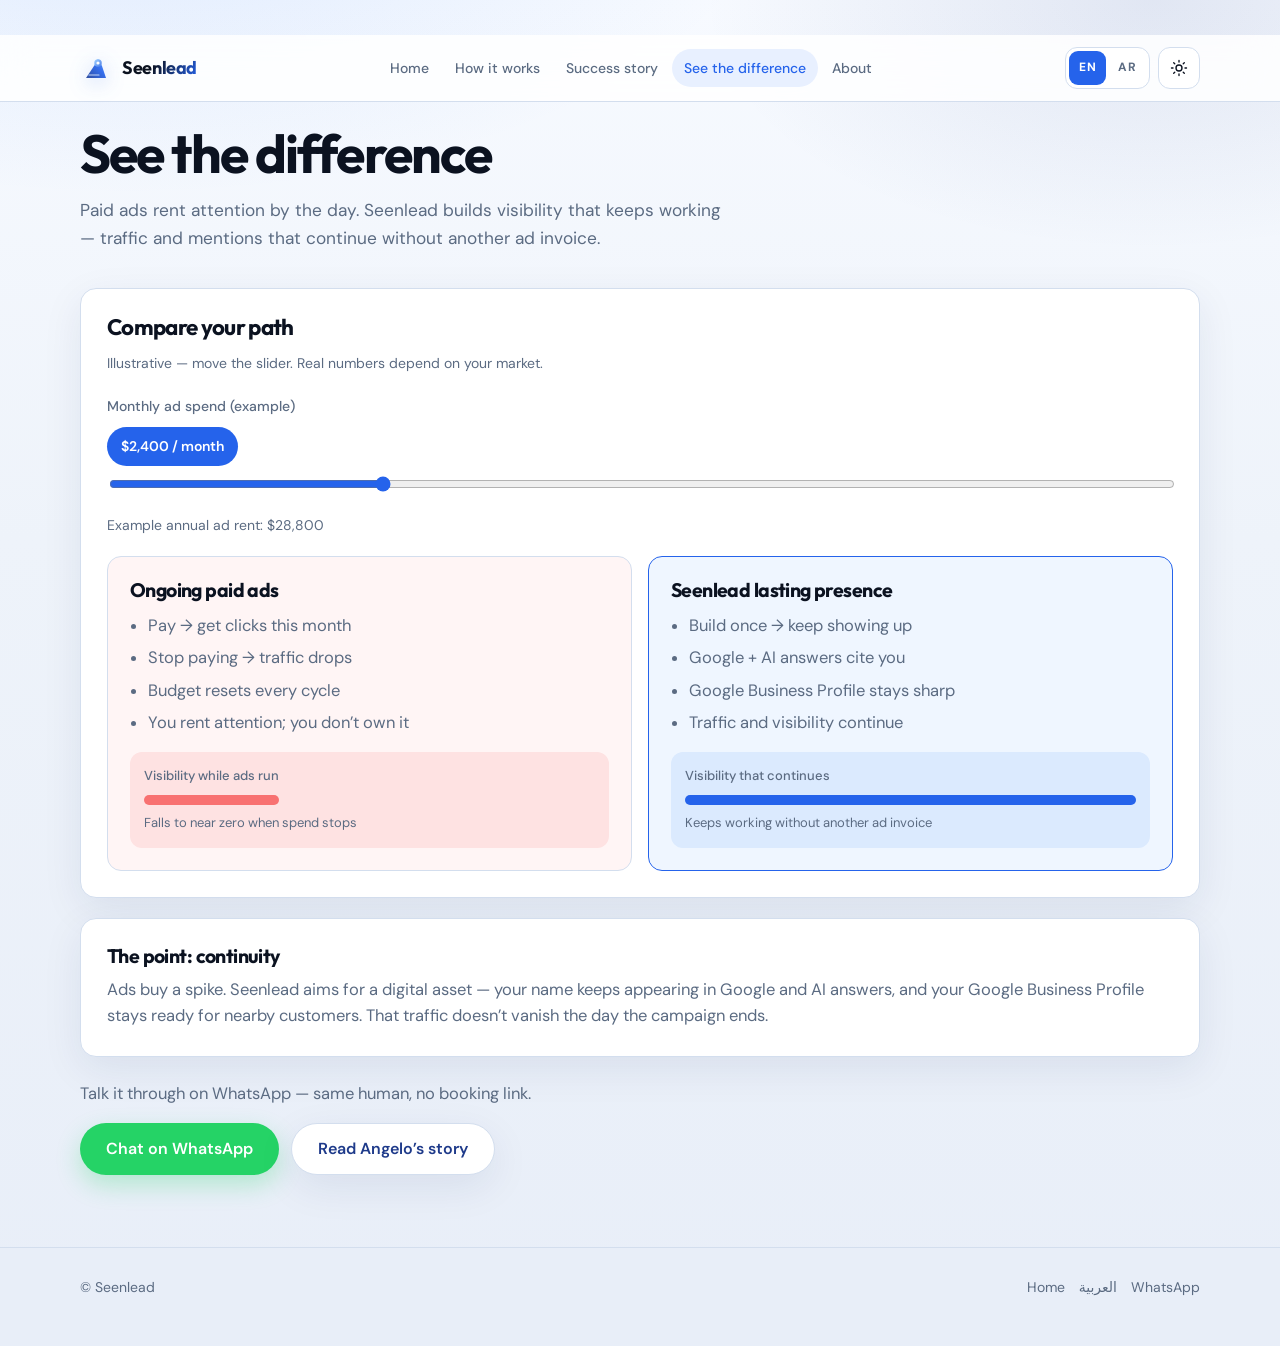
<file: see-the-difference.html>
<!DOCTYPE html>
<html lang="en" data-theme="light">
<head>
  <!-- Google tag (gtag.js) -->
  <script async src="https://www.googletagmanager.com/gtag/js?id=G-1RK7R8872W"></script>
  <script>
    window.dataLayer = window.dataLayer || [];
    function gtag(){dataLayer.push(arguments);}
    gtag('js', new Date());

    gtag('config', 'G-1RK7R8872W');
  </script>
  <meta charset="utf-8" />
  <meta name="viewport" content="width=device-width, initial-scale=1" />
  <title>See the difference — Seenlead</title>
  <meta name="robots" content="index,follow" />
  <link rel="icon" href="assets/logo.svg" type="image/svg+xml" />
  <link rel="alternate" hreflang="en" href="see-the-difference.html" />
  <link rel="alternate" hreflang="ar" href="ar/see-the-difference.html" />
  <link rel="stylesheet" href="styles.css" />
</head>
<body>

<header class="site-header">
    <div class="wrap nav">
      <a class="brand" href="index.html">
        <img class="brand-logo" src="assets/logo.svg" width="32" height="32" alt="" />
        <span class="brand-name">Seenlead</span>
      </a>
      <ul class="nav-links">
        <li><a href="index.html">Home</a></li>
        <li><a href="how-it-works.html">How it works</a></li>
        <li><a href="success-story.html">Success story</a></li>
        <li><a class="active" href="see-the-difference.html">See the difference</a></li>
        <li><a href="about.html">About</a></li>
      </ul>
      <div class="nav-actions">
        <div class="lang-switch" role="group" aria-label="Language">
          <a class="active" href="see-the-difference.html" hreflang="en" aria-current="true">EN</a>
          <a href="ar/see-the-difference.html" hreflang="ar">AR</a>
        </div>
        <button class="icon-btn" type="button" data-theme-toggle aria-label="Switch to dark theme">
          <svg class="icon-sun" viewBox="0 0 24 24" aria-hidden="true"><circle cx="12" cy="12" r="4"/><path d="M12 2v2M12 20v2M4.93 4.93l1.41 1.41M17.66 17.66l1.41 1.41M2 12h2M20 12h2M4.93 19.07l1.41-1.41M17.66 6.34l1.41-1.41"/></svg>
          <svg class="icon-moon" viewBox="0 0 24 24" aria-hidden="true"><path d="M21 14.5A8.5 8.5 0 0 1 9.5 3 7 7 0 1 0 21 14.5z"/></svg>
        </button>
        <button class="icon-btn menu-btn" type="button" data-menu-toggle aria-expanded="false" aria-label="Menu">☰</button>
      </div>
    </div>
    <div class="wrap mobile-nav" data-mobile-nav>
      <a href="index.html">Home</a>
      <a href="how-it-works.html">How it works</a>
      <a href="success-story.html">Success story</a>
      <a class="active" href="see-the-difference.html">See the difference</a>
      <a href="about.html">About</a>
      <div class="mobile-lang" role="group" aria-label="Language">
        <a class="active" href="see-the-difference.html" hreflang="en">EN</a>
        <a href="ar/see-the-difference.html" hreflang="ar">AR</a>
      </div>
    </div>
  </header>

  <main>
    <section class="page-hero wrap">
      <h1>See the difference</h1>
      <p class="lede">Paid ads rent attention by the day. Seenlead builds visibility that keeps working — traffic and mentions that continue without another ad invoice.</p>
    </section>

    <section class="section" style="padding-top:24px">
      <div class="wrap">
        <div class="card" style="margin-bottom:20px">
          <h2 class="section-title" style="font-size:1.4rem">Compare your path</h2>
          <p class="muted" style="margin-bottom:20px;font-size:14px">Illustrative — move the slider. Real numbers depend on your market.</p>

          <div class="spend-block">
            <p class="spend-label">Monthly ad spend (example)</p>
            <div class="spend-control">
              <span class="spend-value" data-spend-value>$2,400 / month</span>
              <input type="range" min="500" max="8000" step="100" value="2400" data-spend aria-label="Monthly ad spend example" />
              <p class="yearly" data-yearly>Example annual ad rent: $28,800</p>
            </div>
          </div>

          <div class="grid-2">
            <div class="compare-col ads">
              <h3>Ongoing paid ads</h3>
              <ul>
                <li>Pay → get clicks this month</li>
                <li>Stop paying → traffic drops</li>
                <li>Budget resets every cycle</li>
                <li>You rent attention; you don’t own it</li>
              </ul>
              <div class="meter">
                <div class="title">Visibility while ads run</div>
                <div class="bar" data-ad-bar></div>
                <div class="cap">Falls to near zero when spend stops</div>
              </div>
            </div>
            <div class="compare-col seen">
              <h3>Seenlead lasting presence</h3>
              <ul>
                <li>Build once → keep showing up</li>
                <li>Google + AI answers cite you</li>
                <li>Google Business Profile stays sharp</li>
                <li>Traffic and visibility continue</li>
              </ul>
              <div class="meter">
                <div class="title">Visibility that continues</div>
                <div class="bar"></div>
                <div class="cap">Keeps working without another ad invoice</div>
              </div>
            </div>
          </div>
        </div>

        <div class="card" style="margin-bottom:24px">
          <h3>The point: continuity</h3>
          <p class="soft" style="margin-top:10px">Ads buy a spike. Seenlead aims for a digital asset — your name keeps appearing in Google and AI answers, and your Google Business Profile stays ready for nearby customers. That traffic doesn’t vanish the day the campaign ends.</p>
        </div>

        <p class="muted" style="margin-bottom:16px">Talk it through on WhatsApp — same human, no booking link.</p>
        <div class="cta-row stack">
          <a class="btn btn-wa" href="https://wa.me/201289541850" target="_blank" rel="noopener">Chat on WhatsApp</a>
          <a class="btn btn-secondary" href="success-story.html">Read Angelo’s story</a>
        </div>
      </div>
    </section>
  </main>

  <footer class="site-footer">
    <div class="wrap footer-row">
      <p>© Seenlead</p>
      <div class="footer-links">
        <a href="index.html">Home</a>
        <a href="ar/see-the-difference.html" hreflang="ar">العربية</a>
        <a href="https://wa.me/201289541850" target="_blank" rel="noopener">WhatsApp</a>
      </div>
    </div>
  </footer>
  <script src="app.js"></script>
</body>
</html>
</file>
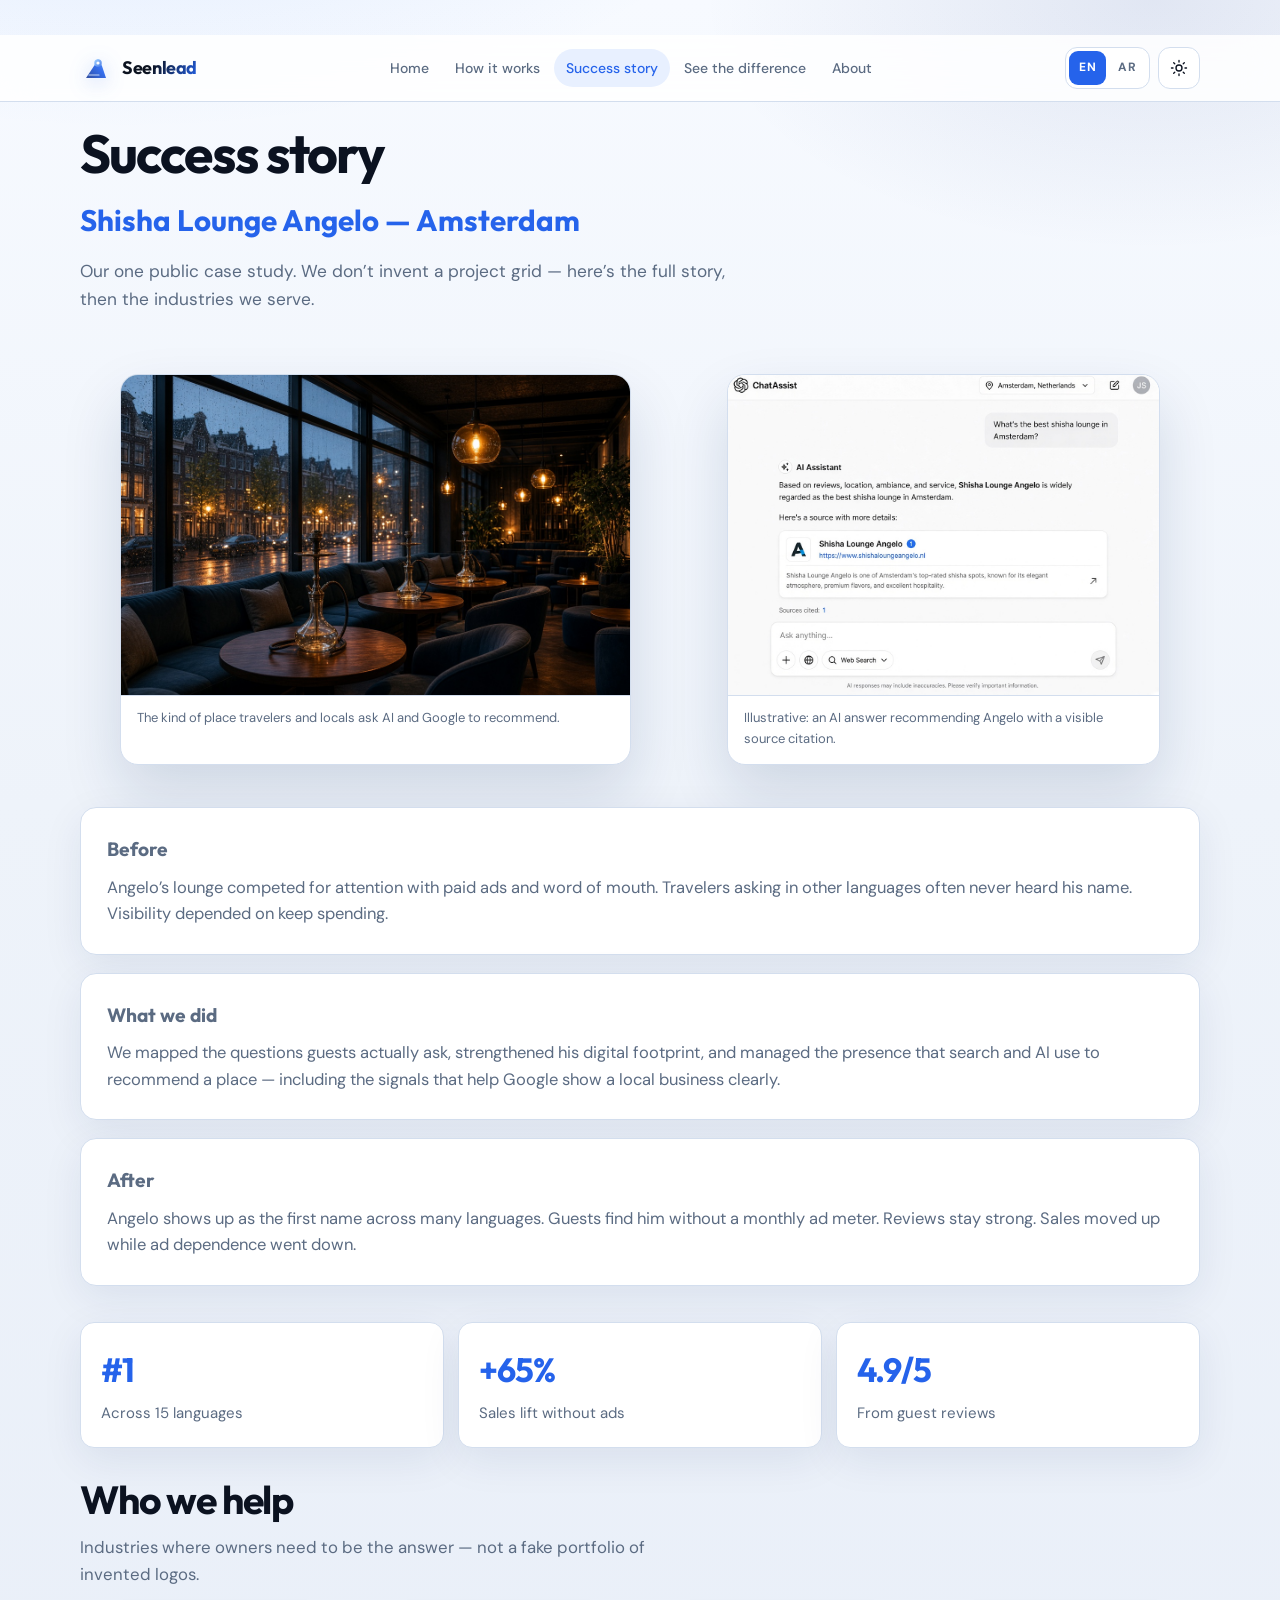
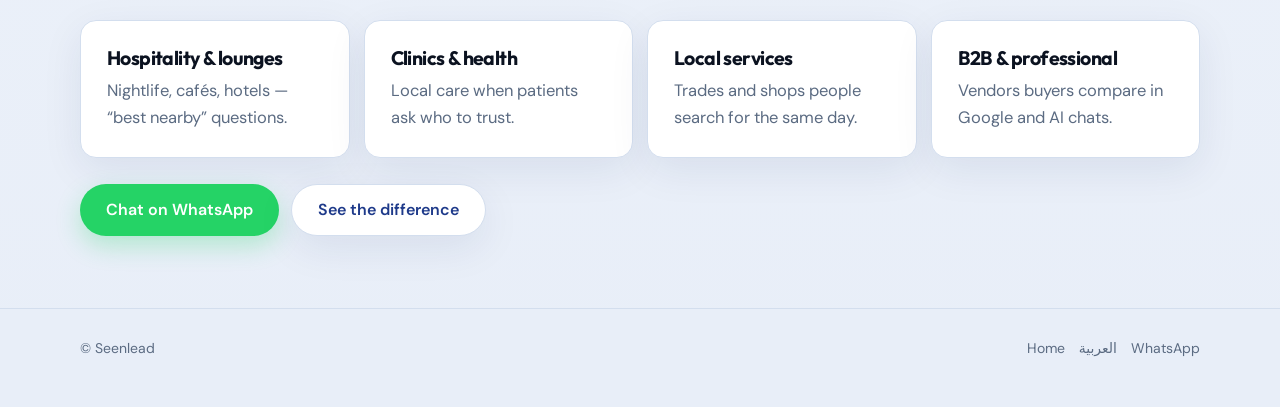
<file: success-story.html>
<!DOCTYPE html>
<html lang="en" data-theme="light">
<head>
  <!-- Google tag (gtag.js) -->
  <script async src="https://www.googletagmanager.com/gtag/js?id=G-1RK7R8872W"></script>
  <script>
    window.dataLayer = window.dataLayer || [];
    function gtag(){dataLayer.push(arguments);}
    gtag('js', new Date());

    gtag('config', 'G-1RK7R8872W');
  </script>
  <meta charset="utf-8" />
  <meta name="viewport" content="width=device-width, initial-scale=1" />
  <title>Success story — Seenlead</title>
  <meta name="robots" content="index,follow" />
  <link rel="icon" href="assets/logo.svg" type="image/svg+xml" />
  <link rel="alternate" hreflang="en" href="success-story.html" />
  <link rel="alternate" hreflang="ar" href="ar/success-story.html" />
  <link rel="stylesheet" href="styles.css" />
</head>
<body>

<header class="site-header">
    <div class="wrap nav">
      <a class="brand" href="index.html">
        <img class="brand-logo" src="assets/logo.svg" width="32" height="32" alt="" />
        <span class="brand-name">Seenlead</span>
      </a>
      <ul class="nav-links">
        <li><a href="index.html">Home</a></li>
        <li><a href="how-it-works.html">How it works</a></li>
        <li><a class="active" href="success-story.html">Success story</a></li>
        <li><a href="see-the-difference.html">See the difference</a></li>
        <li><a href="about.html">About</a></li>
      </ul>
      <div class="nav-actions">
        <div class="lang-switch" role="group" aria-label="Language">
          <a class="active" href="success-story.html" hreflang="en" aria-current="true">EN</a>
          <a href="ar/success-story.html" hreflang="ar">AR</a>
        </div>
        <button class="icon-btn" type="button" data-theme-toggle aria-label="Switch to dark theme">
          <svg class="icon-sun" viewBox="0 0 24 24" aria-hidden="true"><circle cx="12" cy="12" r="4"/><path d="M12 2v2M12 20v2M4.93 4.93l1.41 1.41M17.66 17.66l1.41 1.41M2 12h2M20 12h2M4.93 19.07l1.41-1.41M17.66 6.34l1.41-1.41"/></svg>
          <svg class="icon-moon" viewBox="0 0 24 24" aria-hidden="true"><path d="M21 14.5A8.5 8.5 0 0 1 9.5 3 7 7 0 1 0 21 14.5z"/></svg>
        </button>
        <button class="icon-btn menu-btn" type="button" data-menu-toggle aria-expanded="false" aria-label="Menu">☰</button>
      </div>
    </div>
    <div class="wrap mobile-nav" data-mobile-nav>
      <a href="index.html">Home</a>
      <a href="how-it-works.html">How it works</a>
      <a class="active" href="success-story.html">Success story</a>
      <a href="see-the-difference.html">See the difference</a>
      <a href="about.html">About</a>
      <div class="mobile-lang" role="group" aria-label="Language">
        <a class="active" href="success-story.html" hreflang="en">EN</a>
        <a href="ar/success-story.html" hreflang="ar">AR</a>
      </div>
    </div>
  </header>

  <main>
    <section class="page-hero wrap">
      <h1>Success story</h1>
      <p class="page-kicker">Shisha Lounge Angelo — Amsterdam</p>
      <p class="lede">Our one public case study. We don’t invent a project grid — here’s the full story, then the industries we serve.</p>
    </section>

    <section class="section" style="padding-top:24px">
      <div class="wrap" style="display:flex;flex-direction:column;gap:18px">
        <div class="story-visuals">
          <figure class="visual-frame">
            <img src="assets/angelo-lounge.jpg" alt="Interior of a premium Amsterdam shisha lounge at dusk" width="960" height="540" loading="eager" />
            <figcaption class="visual-caption">The kind of place travelers and locals ask AI and Google to recommend.</figcaption>
          </figure>
          <figure class="visual-frame">
            <img src="assets/ai-citation-mock.jpg" alt="Mock AI assistant citing Shisha Lounge Angelo as the answer" width="800" height="600" loading="eager" />
            <figcaption class="visual-caption">Illustrative: an AI answer recommending Angelo with a visible source citation.</figcaption>
          </figure>
        </div>

        <article class="card">
          <p class="phase-label">Before</p>
          <p class="soft">Angelo’s lounge competed for attention with paid ads and word of mouth. Travelers asking in other languages often never heard his name. Visibility depended on keep spending.</p>
        </article>
        <article class="card">
          <p class="phase-label">What we did</p>
          <p class="soft">We mapped the questions guests actually ask, strengthened his digital footprint, and managed the presence that search and AI use to recommend a place — including the signals that help Google show a local business clearly.</p>
        </article>
        <article class="card">
          <p class="phase-label">After</p>
          <p class="soft">Angelo shows up as the first name across many languages. Guests find him without a monthly ad meter. Reviews stay strong. Sales moved up while ad dependence went down.</p>
        </article>

        <div class="metrics">
          <div class="metric" style="background:var(--elevated);border:1px solid var(--stroke);box-shadow:var(--shadow)"><strong>#1</strong><span>Across 15 languages</span></div>
          <div class="metric" style="background:var(--elevated);border:1px solid var(--stroke);box-shadow:var(--shadow)"><strong>+65%</strong><span>Sales lift without ads</span></div>
          <div class="metric" style="background:var(--elevated);border:1px solid var(--stroke);box-shadow:var(--shadow)"><strong>4.9/5</strong><span>From guest reviews</span></div>
        </div>

        <div style="margin-top:12px">
          <h2 class="section-title">Who we help</h2>
          <p class="section-lede">Industries where owners need to be the answer — not a fake portfolio of invented logos.</p>
          <div class="grid-4">
            <article class="card"><h3>Hospitality &amp; lounges</h3><p>Nightlife, cafés, hotels — “best nearby” questions.</p></article>
            <article class="card"><h3>Clinics &amp; health</h3><p>Local care when patients ask who to trust.</p></article>
            <article class="card"><h3>Local services</h3><p>Trades and shops people search for the same day.</p></article>
            <article class="card"><h3>B2B &amp; professional</h3><p>Vendors buyers compare in Google and AI chats.</p></article>
          </div>
        </div>

        <div class="cta-row stack" style="margin-top:8px">
          <a class="btn btn-wa" href="https://wa.me/201289541850" target="_blank" rel="noopener">Chat on WhatsApp</a>
          <a class="btn btn-secondary" href="see-the-difference.html">See the difference</a>
        </div>
      </div>
    </section>
  </main>

  <footer class="site-footer">
    <div class="wrap footer-row">
      <p>© Seenlead</p>
      <div class="footer-links">
        <a href="index.html">Home</a>
        <a href="ar/success-story.html" hreflang="ar">العربية</a>
        <a href="https://wa.me/201289541850" target="_blank" rel="noopener">WhatsApp</a>
      </div>
    </div>
  </footer>
  <script src="app.js"></script>
</body>
</html>
</file>
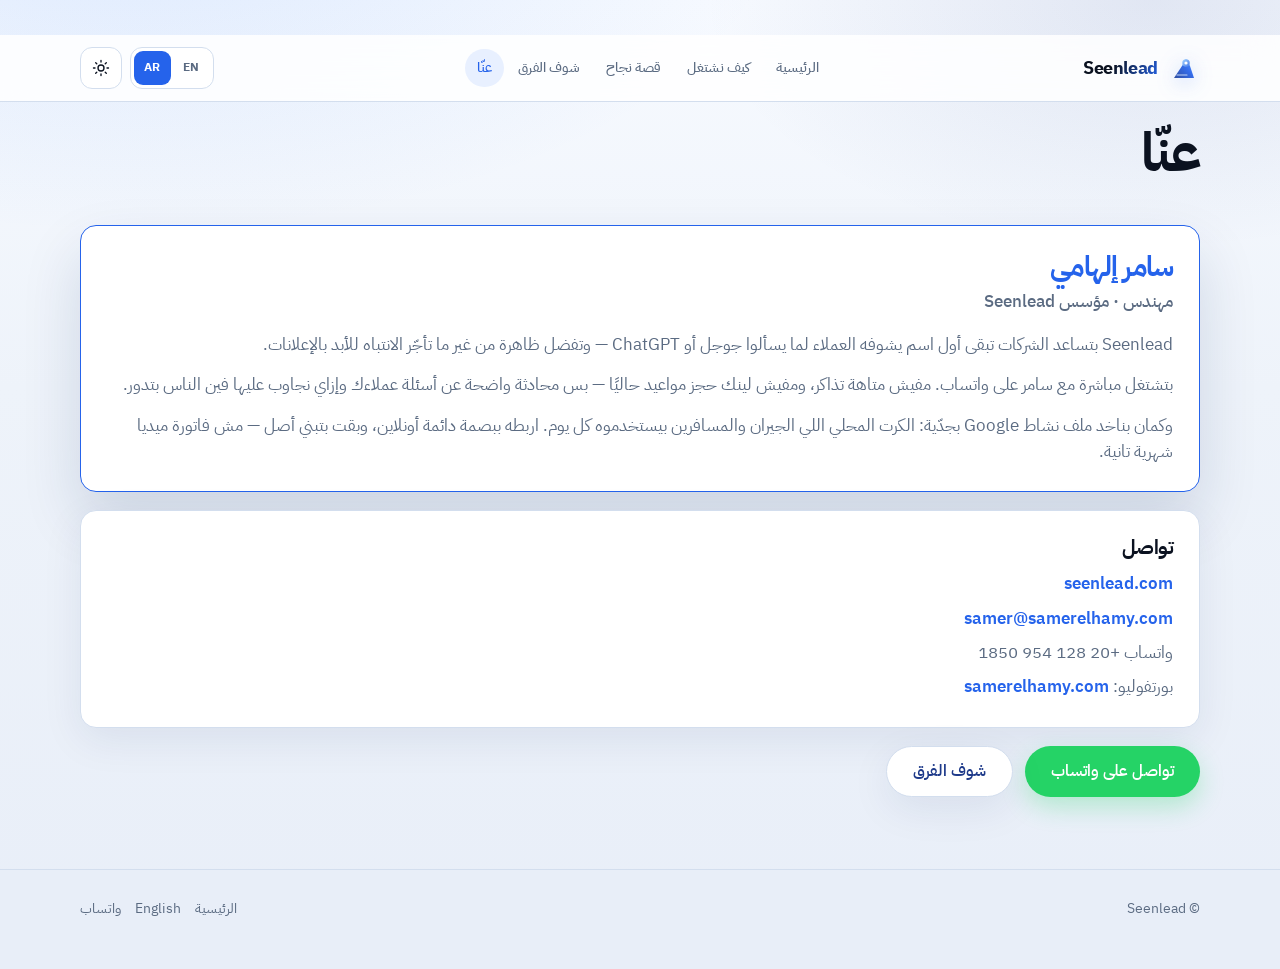
<file: ar/about.html>
<!DOCTYPE html>
<html lang="ar" dir="rtl" data-theme="light">
<head>
  <!-- Google tag (gtag.js) -->
  <script async src="https://www.googletagmanager.com/gtag/js?id=G-1RK7R8872W"></script>
  <script>
    window.dataLayer = window.dataLayer || [];
    function gtag(){dataLayer.push(arguments);}
    gtag('js', new Date());

    gtag('config', 'G-1RK7R8872W');
  </script>
  <meta charset="utf-8" />
  <meta name="viewport" content="width=device-width, initial-scale=1" />
  <title>عنّا — Seenlead</title>
  <meta name="robots" content="index,follow" />
  <link rel="icon" href="../assets/logo.svg" type="image/svg+xml" />
  <link rel="alternate" hreflang="en" href="../about.html" />
  <link rel="alternate" hreflang="ar" href="about.html" />
  <link rel="stylesheet" href="../styles.css" />
</head>
<body>

<header class="site-header">
    <div class="wrap nav">
      <a class="brand" href="index.html">
        <img class="brand-logo" src="../assets/logo.svg" width="32" height="32" alt="" />
        <span class="brand-name">Seenlead</span>
      </a>
      <ul class="nav-links">
        <li><a href="index.html">الرئيسية</a></li>
        <li><a href="how-it-works.html">كيف نشتغل</a></li>
        <li><a href="success-story.html">قصة نجاح</a></li>
        <li><a href="see-the-difference.html">شوف الفرق</a></li>
        <li><a class="active" href="about.html">عنّا</a></li>
      </ul>
      <div class="nav-actions">
        <div class="lang-switch" role="group" aria-label="اللغة">
          <a href="../about.html" hreflang="en">EN</a>
          <a class="active" href="about.html" hreflang="ar" aria-current="true">AR</a>
        </div>
        <button class="icon-btn" type="button" data-theme-toggle aria-label="التبديل إلى الوضع الداكن">
          <svg class="icon-sun" viewBox="0 0 24 24" aria-hidden="true"><circle cx="12" cy="12" r="4"/><path d="M12 2v2M12 20v2M4.93 4.93l1.41 1.41M17.66 17.66l1.41 1.41M2 12h2M20 12h2M4.93 19.07l1.41-1.41M17.66 6.34l1.41-1.41"/></svg>
          <svg class="icon-moon" viewBox="0 0 24 24" aria-hidden="true"><path d="M21 14.5A8.5 8.5 0 0 1 9.5 3 7 7 0 1 0 21 14.5z"/></svg>
        </button>
        <button class="icon-btn menu-btn" type="button" data-menu-toggle aria-expanded="false" aria-label="القائمة">☰</button>
      </div>
    </div>
    <div class="wrap mobile-nav" data-mobile-nav>
      <a href="index.html">الرئيسية</a>
      <a href="how-it-works.html">كيف نشتغل</a>
      <a href="success-story.html">قصة نجاح</a>
      <a href="see-the-difference.html">شوف الفرق</a>
      <a class="active" href="about.html">عنّا</a>
      <div class="mobile-lang" role="group" aria-label="اللغة">
        <a href="../about.html" hreflang="en">EN</a>
        <a class="active" href="about.html" hreflang="ar">AR</a>
      </div>
    </div>
  </header>

  <main>
    <section class="page-hero wrap">
      <h1>عنّا</h1>
    </section>

    <section class="section" style="padding-top:16px">
      <div class="wrap" style="display:flex;flex-direction:column;gap:18px">
        <article class="card accent-border">
          <h2 style="color:var(--accent);font-size:1.75rem;margin-bottom:6px">سامر إلهامي</h2>
          <p class="muted" style="font-weight:500;margin-bottom:16px">مهندس · مؤسس Seenlead</p>
          <p class="soft" style="margin-bottom:14px">Seenlead بتساعد الشركات تبقى أول اسم يشوفه العملاء لما يسألوا جوجل أو ChatGPT — وتفضل ظاهرة من غير ما تأجّر الانتباه للأبد بالإعلانات.</p>
          <p class="soft" style="margin-bottom:14px">بتشتغل مباشرة مع سامر على واتساب. مفيش متاهة تذاكر، ومفيش لينك حجز مواعيد حاليًا — بس محادثة واضحة عن أسئلة عملاءك وإزاي نجاوب عليها فين الناس بتدور.</p>
          <p class="soft">وكمان بناخد ملف نشاط Google بجدّية: الكرت المحلي اللي الجيران والمسافرين بيستخدموه كل يوم. اربطه ببصمة دائمة أونلاين، وبقت بتبني أصل — مش فاتورة ميديا شهرية تانية.</p>
        </article>

        <article class="card">
          <h3>تواصل</h3>
          <p style="margin-top:12px"><a class="link-accent" href="https://seenlead.com">seenlead.com</a></p>
          <p style="margin-top:8px"><a class="link-accent" href="mailto:samer@samerelhamy.com">samer@samerelhamy.com</a></p>
          <p class="soft" style="margin-top:8px">واتساب +20 128 954 1850</p>
          <p class="muted" style="margin-top:8px">بورتفوليو: <a class="link-accent" href="https://samerelhamy.com">samerelhamy.com</a></p>
        </article>

        <div class="cta-row stack">
          <a class="btn btn-wa" href="https://wa.me/201289541850" target="_blank" rel="noopener">تواصل على واتساب</a>
          <a class="btn btn-secondary" href="see-the-difference.html">شوف الفرق</a>
        </div>
      </div>
    </section>
  </main>

  <footer class="site-footer">
    <div class="wrap footer-row">
      <p>© Seenlead</p>
      <div class="footer-links">
        <a href="index.html">الرئيسية</a>
        <a href="../about.html" hreflang="en">English</a>
        <a href="https://wa.me/201289541850" target="_blank" rel="noopener">واتساب</a>
      </div>
    </div>
  </footer>
  <script src="../app.js"></script>
</body>
</html>
</file>
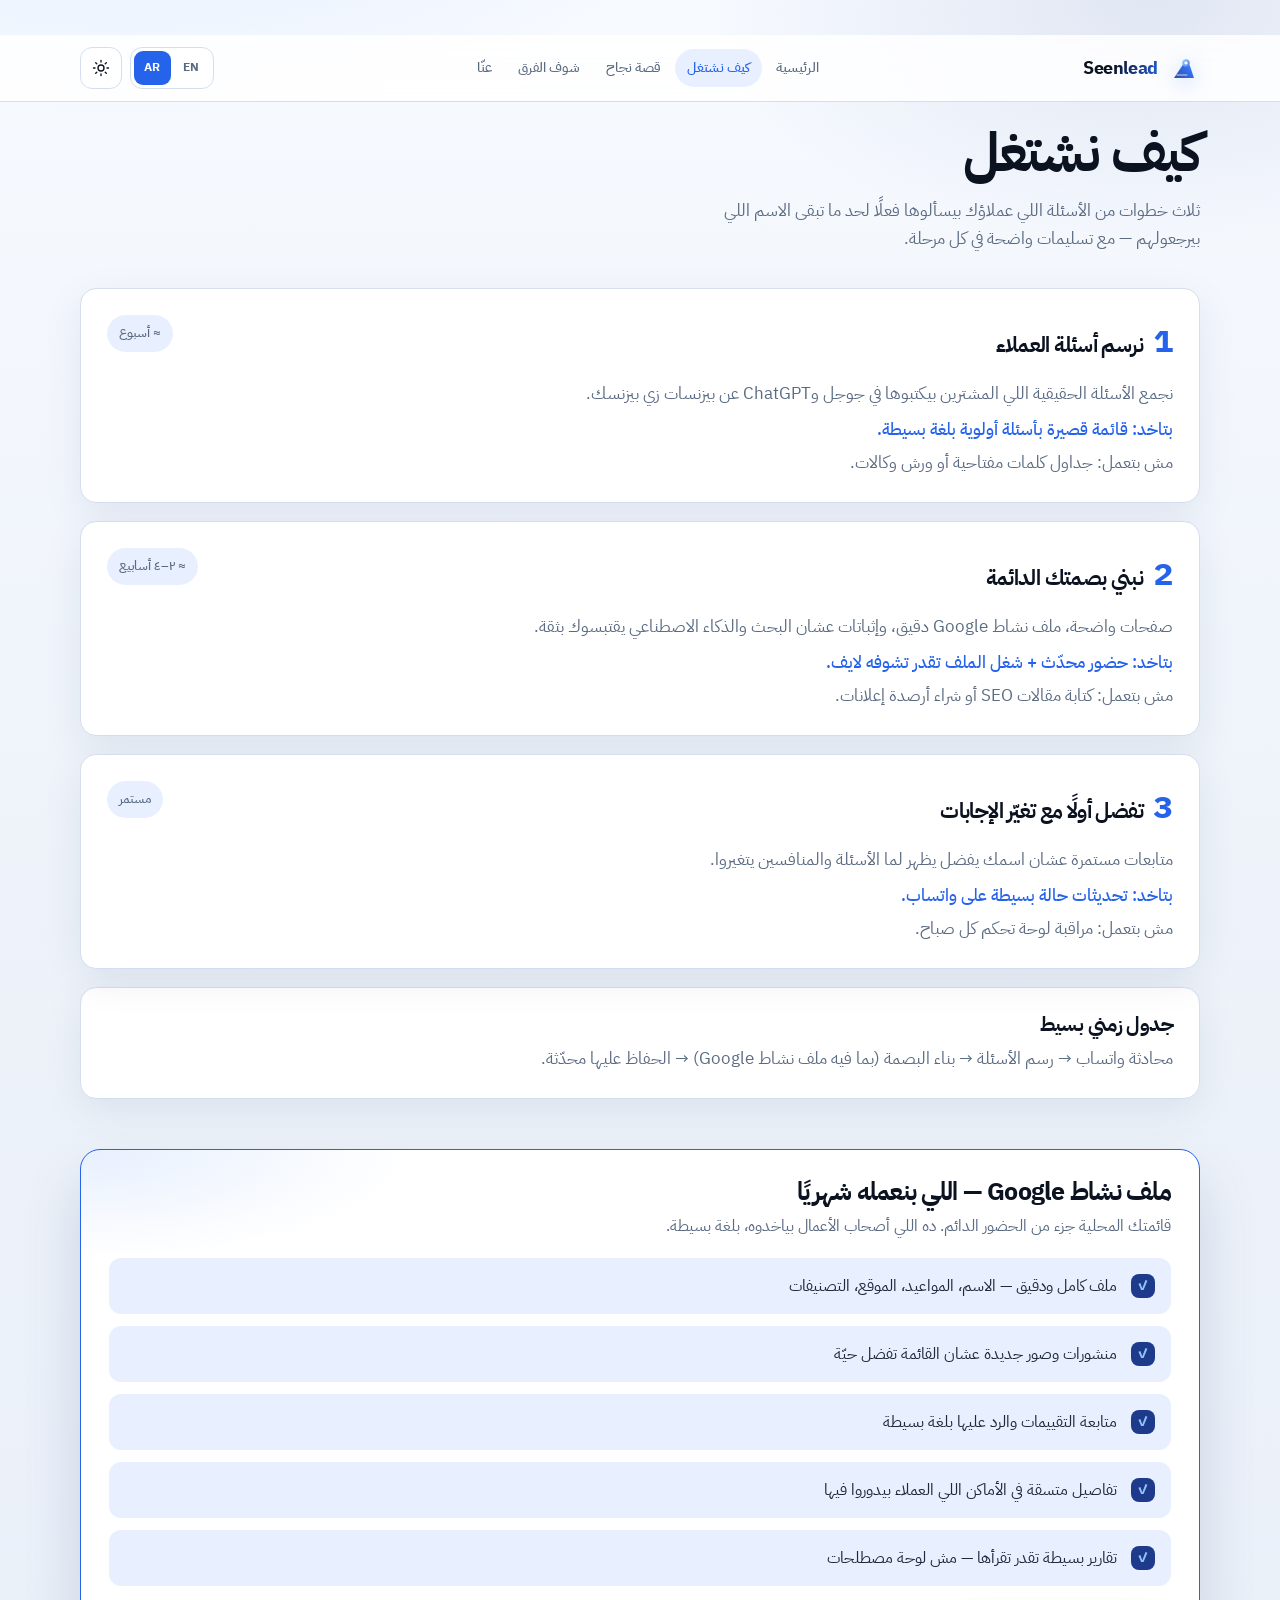
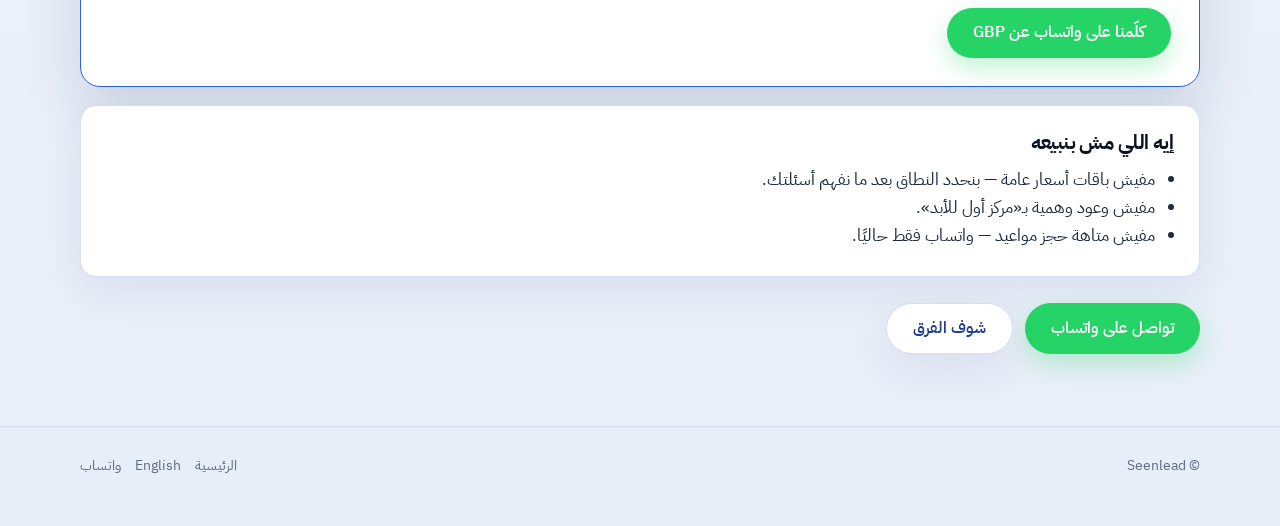
<file: ar/how-it-works.html>
<!DOCTYPE html>
<html lang="ar" dir="rtl" data-theme="light">
<head>
  <!-- Google tag (gtag.js) -->
  <script async src="https://www.googletagmanager.com/gtag/js?id=G-1RK7R8872W"></script>
  <script>
    window.dataLayer = window.dataLayer || [];
    function gtag(){dataLayer.push(arguments);}
    gtag('js', new Date());

    gtag('config', 'G-1RK7R8872W');
  </script>
  <meta charset="utf-8" />
  <meta name="viewport" content="width=device-width, initial-scale=1" />
  <title>كيف نشتغل — Seenlead</title>
  <meta name="robots" content="index,follow" />
  <link rel="icon" href="../assets/logo.svg" type="image/svg+xml" />
  <link rel="alternate" hreflang="en" href="../how-it-works.html" />
  <link rel="alternate" hreflang="ar" href="how-it-works.html" />
  <link rel="stylesheet" href="../styles.css" />
</head>
<body>

<header class="site-header">
    <div class="wrap nav">
      <a class="brand" href="index.html">
        <img class="brand-logo" src="../assets/logo.svg" width="32" height="32" alt="" />
        <span class="brand-name">Seenlead</span>
      </a>
      <ul class="nav-links">
        <li><a href="index.html">الرئيسية</a></li>
        <li><a class="active" href="how-it-works.html">كيف نشتغل</a></li>
        <li><a href="success-story.html">قصة نجاح</a></li>
        <li><a href="see-the-difference.html">شوف الفرق</a></li>
        <li><a href="about.html">عنّا</a></li>
      </ul>
      <div class="nav-actions">
        <div class="lang-switch" role="group" aria-label="اللغة">
          <a href="../how-it-works.html" hreflang="en">EN</a>
          <a class="active" href="how-it-works.html" hreflang="ar" aria-current="true">AR</a>
        </div>
        <button class="icon-btn" type="button" data-theme-toggle aria-label="التبديل إلى الوضع الداكن">
          <svg class="icon-sun" viewBox="0 0 24 24" aria-hidden="true"><circle cx="12" cy="12" r="4"/><path d="M12 2v2M12 20v2M4.93 4.93l1.41 1.41M17.66 17.66l1.41 1.41M2 12h2M20 12h2M4.93 19.07l1.41-1.41M17.66 6.34l1.41-1.41"/></svg>
          <svg class="icon-moon" viewBox="0 0 24 24" aria-hidden="true"><path d="M21 14.5A8.5 8.5 0 0 1 9.5 3 7 7 0 1 0 21 14.5z"/></svg>
        </button>
        <button class="icon-btn menu-btn" type="button" data-menu-toggle aria-expanded="false" aria-label="القائمة">☰</button>
      </div>
    </div>
    <div class="wrap mobile-nav" data-mobile-nav>
      <a href="index.html">الرئيسية</a>
      <a class="active" href="how-it-works.html">كيف نشتغل</a>
      <a href="success-story.html">قصة نجاح</a>
      <a href="see-the-difference.html">شوف الفرق</a>
      <a href="about.html">عنّا</a>
      <div class="mobile-lang" role="group" aria-label="اللغة">
        <a href="../how-it-works.html" hreflang="en">EN</a>
        <a class="active" href="how-it-works.html" hreflang="ar">AR</a>
      </div>
    </div>
  </header>

  <main>
    <section class="page-hero wrap">
      <h1>كيف نشتغل</h1>
      <p class="lede">ثلاث خطوات من الأسئلة اللي عملاؤك بيسألوها فعلًا لحد ما تبقى الاسم اللي بيرجعولهم — مع تسليمات واضحة في كل مرحلة.</p>
    </section>

    <section class="section" style="padding-top:24px">
      <div class="wrap" style="display:flex;flex-direction:column;gap:18px">
        <article class="card step-card">
          <div class="step-top">
            <div><span class="step-num">1</span><h2 class="step-title">نرسم أسئلة العملاء</h2></div>
            <span class="time-chip">≈ أسبوع</span>
          </div>
          <p>نجمع الأسئلة الحقيقية اللي المشترين بيكتبوها في جوجل وChatGPT عن بيزنسات زي بيزنسك.</p>
          <p class="deliver">بتاخد: قائمة قصيرة بأسئلة أولوية بلغة بسيطة.</p>
          <p class="notdo muted">مش بتعمل: جداول كلمات مفتاحية أو ورش وكالات.</p>
        </article>

        <article class="card step-card">
          <div class="step-top">
            <div><span class="step-num">2</span><h2 class="step-title">نبني بصمتك الدائمة</h2></div>
            <span class="time-chip">≈ ٢–٤ أسابيع</span>
          </div>
          <p>صفحات واضحة، ملف نشاط Google دقيق، وإثباتات عشان البحث والذكاء الاصطناعي يقتبسوك بثقة.</p>
          <p class="deliver">بتاخد: حضور محدّث + شغل الملف تقدر تشوفه لايف.</p>
          <p class="notdo muted">مش بتعمل: كتابة مقالات SEO أو شراء أرصدة إعلانات.</p>
        </article>

        <article class="card step-card">
          <div class="step-top">
            <div><span class="step-num">3</span><h2 class="step-title">تفضل أولًا مع تغيّر الإجابات</h2></div>
            <span class="time-chip">مستمر</span>
          </div>
          <p>متابعات مستمرة عشان اسمك يفضل يظهر لما الأسئلة والمنافسين يتغيروا.</p>
          <p class="deliver">بتاخد: تحديثات حالة بسيطة على واتساب.</p>
          <p class="notdo muted">مش بتعمل: مراقبة لوحة تحكم كل صباح.</p>
        </article>

        <article class="card">
          <h3>جدول زمني بسيط</h3>
          <p class="muted" style="margin-top:10px">محادثة واتساب → رسم الأسئلة → بناء البصمة (بما فيه ملف نشاط Google) → الحفاظ عليها محدّثة.</p>
        </article>

        <div class="gbp-band">
          <h3>ملف نشاط Google — اللي بنعمله شهريًا</h3>
          <p class="hint">قائمتك المحلية جزء من الحضور الدائم. ده اللي أصحاب الأعمال بياخدوه، بلغة بسيطة.</p>
          <div class="gbp-list">
            <div class="gbp-row"><span class="check">✓</span><span>ملف كامل ودقيق — الاسم، المواعيد، الموقع، التصنيفات</span></div>
            <div class="gbp-row"><span class="check">✓</span><span>منشورات وصور جديدة عشان القائمة تفضل حيّة</span></div>
            <div class="gbp-row"><span class="check">✓</span><span>متابعة التقييمات والرد عليها بلغة بسيطة</span></div>
            <div class="gbp-row"><span class="check">✓</span><span>تفاصيل متسقة في الأماكن اللي العملاء بيدوروا فيها</span></div>
            <div class="gbp-row"><span class="check">✓</span><span>تقارير بسيطة تقدر تقرأها — مش لوحة مصطلحات</span></div>
          </div>
          <a class="btn btn-wa" href="https://wa.me/201289541850" target="_blank" rel="noopener">كلّمنا على واتساب عن GBP</a>
        </div>

        <article class="card">
          <h3>إيه اللي مش بنبيعه</h3>
          <ul style="margin:12px 0 0;padding-inline-start:18px;color:var(--text-soft);line-height:1.7">
            <li>مفيش باقات أسعار عامة — بنحدد النطاق بعد ما نفهم أسئلتك.</li>
            <li>مفيش وعود وهمية بـ«مركز أول للأبد».</li>
            <li>مفيش متاهة حجز مواعيد — واتساب فقط حاليًا.</li>
          </ul>
        </article>

        <div class="cta-row stack" style="margin-top:8px">
          <a class="btn btn-wa" href="https://wa.me/201289541850" target="_blank" rel="noopener">تواصل على واتساب</a>
          <a class="btn btn-secondary" href="see-the-difference.html">شوف الفرق</a>
        </div>
      </div>
    </section>
  </main>

  <footer class="site-footer">
    <div class="wrap footer-row">
      <p>© Seenlead</p>
      <div class="footer-links">
        <a href="index.html">الرئيسية</a>
        <a href="../how-it-works.html" hreflang="en">English</a>
        <a href="https://wa.me/201289541850" target="_blank" rel="noopener">واتساب</a>
      </div>
    </div>
  </footer>
  <script src="../app.js"></script>
</body>
</html>
</file>
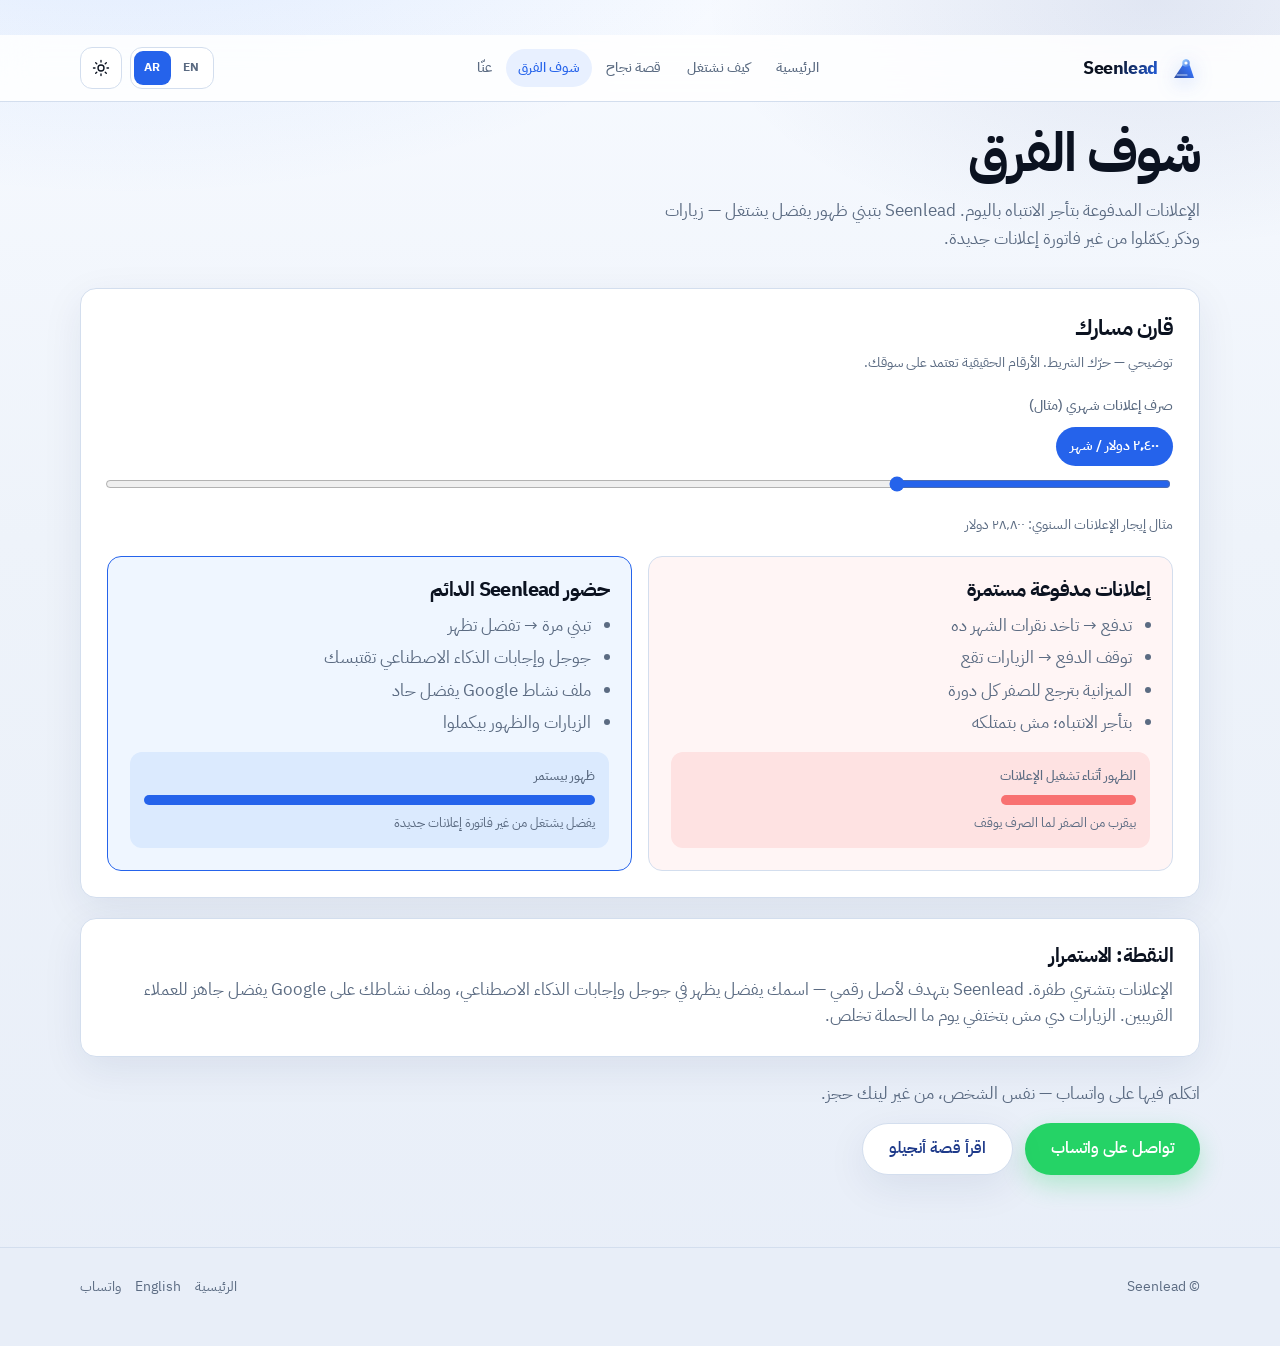
<file: ar/see-the-difference.html>
<!DOCTYPE html>
<html lang="ar" dir="rtl" data-theme="light">
<head>
  <!-- Google tag (gtag.js) -->
  <script async src="https://www.googletagmanager.com/gtag/js?id=G-1RK7R8872W"></script>
  <script>
    window.dataLayer = window.dataLayer || [];
    function gtag(){dataLayer.push(arguments);}
    gtag('js', new Date());

    gtag('config', 'G-1RK7R8872W');
  </script>
  <meta charset="utf-8" />
  <meta name="viewport" content="width=device-width, initial-scale=1" />
  <title>شوف الفرق — Seenlead</title>
  <meta name="robots" content="index,follow" />
  <link rel="icon" href="../assets/logo.svg" type="image/svg+xml" />
  <link rel="alternate" hreflang="en" href="../see-the-difference.html" />
  <link rel="alternate" hreflang="ar" href="see-the-difference.html" />
  <link rel="stylesheet" href="../styles.css" />
</head>
<body>

<header class="site-header">
    <div class="wrap nav">
      <a class="brand" href="index.html">
        <img class="brand-logo" src="../assets/logo.svg" width="32" height="32" alt="" />
        <span class="brand-name">Seenlead</span>
      </a>
      <ul class="nav-links">
        <li><a href="index.html">الرئيسية</a></li>
        <li><a href="how-it-works.html">كيف نشتغل</a></li>
        <li><a href="success-story.html">قصة نجاح</a></li>
        <li><a class="active" href="see-the-difference.html">شوف الفرق</a></li>
        <li><a href="about.html">عنّا</a></li>
      </ul>
      <div class="nav-actions">
        <div class="lang-switch" role="group" aria-label="اللغة">
          <a href="../see-the-difference.html" hreflang="en">EN</a>
          <a class="active" href="see-the-difference.html" hreflang="ar" aria-current="true">AR</a>
        </div>
        <button class="icon-btn" type="button" data-theme-toggle aria-label="التبديل إلى الوضع الداكن">
          <svg class="icon-sun" viewBox="0 0 24 24" aria-hidden="true"><circle cx="12" cy="12" r="4"/><path d="M12 2v2M12 20v2M4.93 4.93l1.41 1.41M17.66 17.66l1.41 1.41M2 12h2M20 12h2M4.93 19.07l1.41-1.41M17.66 6.34l1.41-1.41"/></svg>
          <svg class="icon-moon" viewBox="0 0 24 24" aria-hidden="true"><path d="M21 14.5A8.5 8.5 0 0 1 9.5 3 7 7 0 1 0 21 14.5z"/></svg>
        </button>
        <button class="icon-btn menu-btn" type="button" data-menu-toggle aria-expanded="false" aria-label="القائمة">☰</button>
      </div>
    </div>
    <div class="wrap mobile-nav" data-mobile-nav>
      <a href="index.html">الرئيسية</a>
      <a href="how-it-works.html">كيف نشتغل</a>
      <a href="success-story.html">قصة نجاح</a>
      <a class="active" href="see-the-difference.html">شوف الفرق</a>
      <a href="about.html">عنّا</a>
      <div class="mobile-lang" role="group" aria-label="اللغة">
        <a href="../see-the-difference.html" hreflang="en">EN</a>
        <a class="active" href="see-the-difference.html" hreflang="ar">AR</a>
      </div>
    </div>
  </header>

  <main>
    <section class="page-hero wrap">
      <h1>شوف الفرق</h1>
      <p class="lede">الإعلانات المدفوعة بتأجر الانتباه باليوم. Seenlead بتبني ظهور يفضل يشتغل — زيارات وذكر يكمّلوا من غير فاتورة إعلانات جديدة.</p>
    </section>

    <section class="section" style="padding-top:24px">
      <div class="wrap">
        <div class="card" style="margin-bottom:20px">
          <h2 class="section-title" style="font-size:1.4rem">قارن مسارك</h2>
          <p class="muted" style="margin-bottom:20px;font-size:14px">توضيحي — حرّك الشريط. الأرقام الحقيقية تعتمد على سوقك.</p>

          <div class="spend-block">
            <p class="spend-label">صرف إعلانات شهري (مثال)</p>
            <div class="spend-control">
              <span class="spend-value" data-spend-value>٢٬٤٠٠ دولار / شهر</span>
              <input type="range" min="500" max="8000" step="100" value="2400" data-spend aria-label="مثال صرف إعلانات شهري" />
              <p class="yearly" data-yearly>مثال إيجار الإعلانات السنوي: ٢٨٬٨٠٠ دولار</p>
            </div>
          </div>

          <div class="grid-2">
            <div class="compare-col ads">
              <h3>إعلانات مدفوعة مستمرة</h3>
              <ul>
                <li>تدفع → تاخد نقرات الشهر ده</li>
                <li>توقف الدفع → الزيارات تقع</li>
                <li>الميزانية بترجع للصفر كل دورة</li>
                <li>بتأجر الانتباه؛ مش بتمتلكه</li>
              </ul>
              <div class="meter">
                <div class="title">الظهور أثناء تشغيل الإعلانات</div>
                <div class="bar" data-ad-bar></div>
                <div class="cap">بيقرب من الصفر لما الصرف يوقف</div>
              </div>
            </div>
            <div class="compare-col seen">
              <h3>حضور Seenlead الدائم</h3>
              <ul>
                <li>تبني مرة → تفضل تظهر</li>
                <li>جوجل وإجابات الذكاء الاصطناعي تقتبسك</li>
                <li>ملف نشاط Google يفضل حاد</li>
                <li>الزيارات والظهور بيكملوا</li>
              </ul>
              <div class="meter">
                <div class="title">ظهور بيستمر</div>
                <div class="bar"></div>
                <div class="cap">يفضل يشتغل من غير فاتورة إعلانات جديدة</div>
              </div>
            </div>
          </div>
        </div>

        <div class="card" style="margin-bottom:24px">
          <h3>النقطة: الاستمرار</h3>
          <p class="soft" style="margin-top:10px">الإعلانات بتشتري طفرة. Seenlead بتهدف لأصل رقمي — اسمك يفضل يظهر في جوجل وإجابات الذكاء الاصطناعي، وملف نشاطك على Google يفضل جاهز للعملاء القريبين. الزيارات دي مش بتختفي يوم ما الحملة تخلص.</p>
        </div>

        <p class="muted" style="margin-bottom:16px">اتكلم فيها على واتساب — نفس الشخص، من غير لينك حجز.</p>
        <div class="cta-row stack">
          <a class="btn btn-wa" href="https://wa.me/201289541850" target="_blank" rel="noopener">تواصل على واتساب</a>
          <a class="btn btn-secondary" href="success-story.html">اقرأ قصة أنجيلو</a>
        </div>
      </div>
    </section>
  </main>

  <footer class="site-footer">
    <div class="wrap footer-row">
      <p>© Seenlead</p>
      <div class="footer-links">
        <a href="index.html">الرئيسية</a>
        <a href="../see-the-difference.html" hreflang="en">English</a>
        <a href="https://wa.me/201289541850" target="_blank" rel="noopener">واتساب</a>
      </div>
    </div>
  </footer>
  <script src="../app.js"></script>
</body>
</html>
</file>
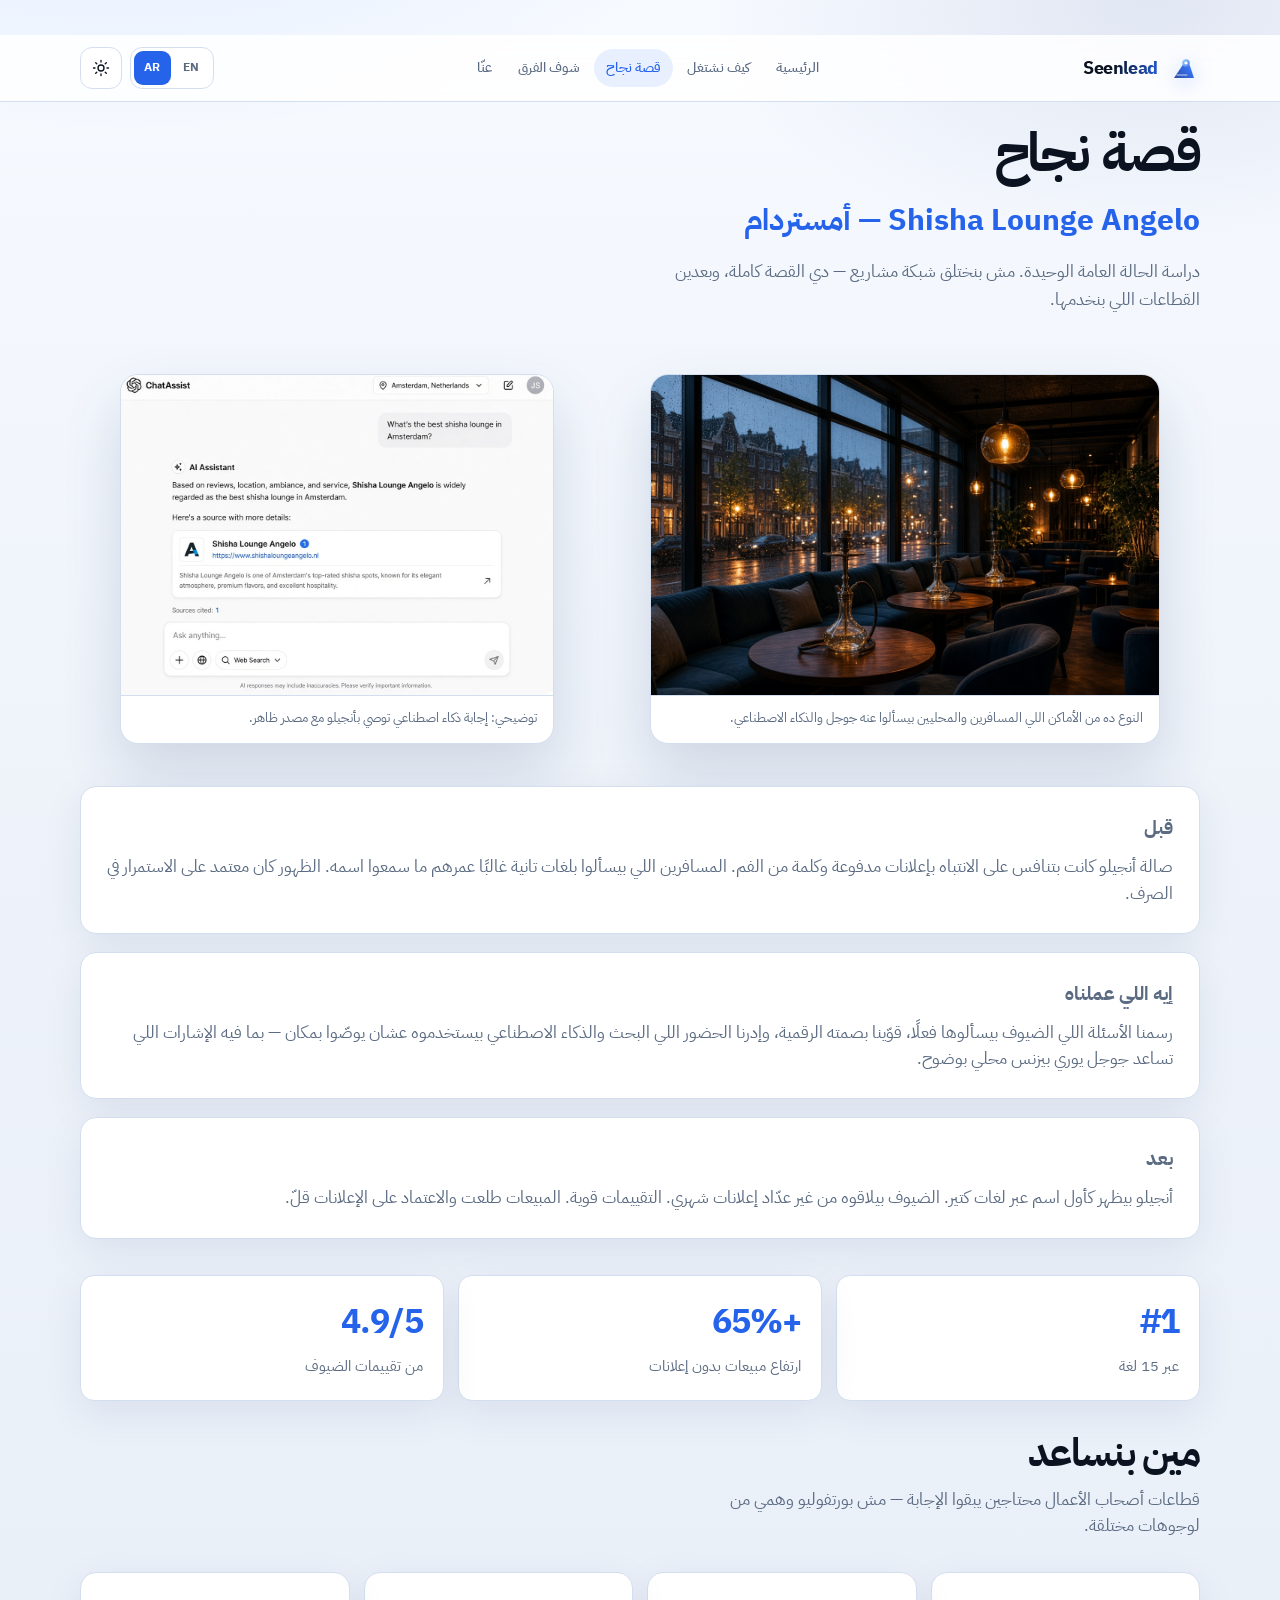
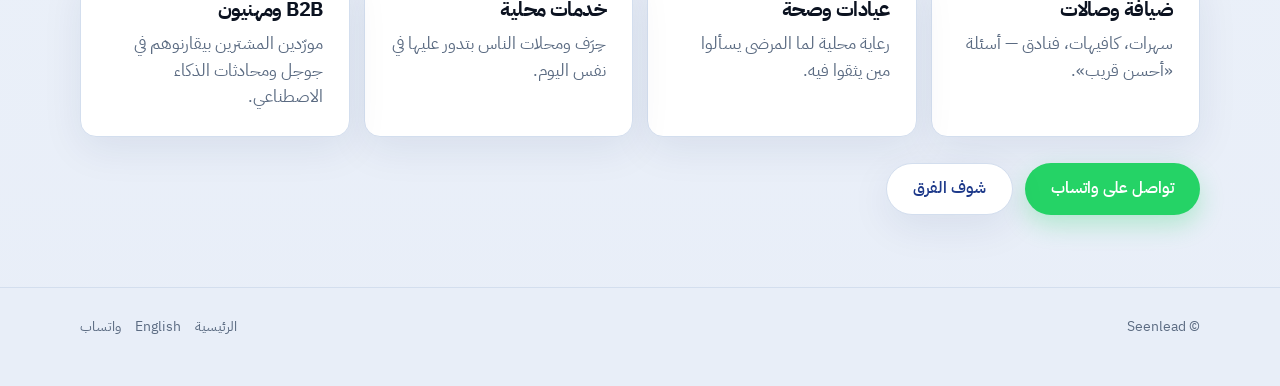
<file: ar/success-story.html>
<!DOCTYPE html>
<html lang="ar" dir="rtl" data-theme="light">
<head>
  <!-- Google tag (gtag.js) -->
  <script async src="https://www.googletagmanager.com/gtag/js?id=G-1RK7R8872W"></script>
  <script>
    window.dataLayer = window.dataLayer || [];
    function gtag(){dataLayer.push(arguments);}
    gtag('js', new Date());

    gtag('config', 'G-1RK7R8872W');
  </script>
  <meta charset="utf-8" />
  <meta name="viewport" content="width=device-width, initial-scale=1" />
  <title>قصة نجاح — Seenlead</title>
  <meta name="robots" content="index,follow" />
  <link rel="icon" href="../assets/logo.svg" type="image/svg+xml" />
  <link rel="alternate" hreflang="en" href="../success-story.html" />
  <link rel="alternate" hreflang="ar" href="success-story.html" />
  <link rel="stylesheet" href="../styles.css" />
</head>
<body>

<header class="site-header">
    <div class="wrap nav">
      <a class="brand" href="index.html">
        <img class="brand-logo" src="../assets/logo.svg" width="32" height="32" alt="" />
        <span class="brand-name">Seenlead</span>
      </a>
      <ul class="nav-links">
        <li><a href="index.html">الرئيسية</a></li>
        <li><a href="how-it-works.html">كيف نشتغل</a></li>
        <li><a class="active" href="success-story.html">قصة نجاح</a></li>
        <li><a href="see-the-difference.html">شوف الفرق</a></li>
        <li><a href="about.html">عنّا</a></li>
      </ul>
      <div class="nav-actions">
        <div class="lang-switch" role="group" aria-label="اللغة">
          <a href="../success-story.html" hreflang="en">EN</a>
          <a class="active" href="success-story.html" hreflang="ar" aria-current="true">AR</a>
        </div>
        <button class="icon-btn" type="button" data-theme-toggle aria-label="التبديل إلى الوضع الداكن">
          <svg class="icon-sun" viewBox="0 0 24 24" aria-hidden="true"><circle cx="12" cy="12" r="4"/><path d="M12 2v2M12 20v2M4.93 4.93l1.41 1.41M17.66 17.66l1.41 1.41M2 12h2M20 12h2M4.93 19.07l1.41-1.41M17.66 6.34l1.41-1.41"/></svg>
          <svg class="icon-moon" viewBox="0 0 24 24" aria-hidden="true"><path d="M21 14.5A8.5 8.5 0 0 1 9.5 3 7 7 0 1 0 21 14.5z"/></svg>
        </button>
        <button class="icon-btn menu-btn" type="button" data-menu-toggle aria-expanded="false" aria-label="القائمة">☰</button>
      </div>
    </div>
    <div class="wrap mobile-nav" data-mobile-nav>
      <a href="index.html">الرئيسية</a>
      <a href="how-it-works.html">كيف نشتغل</a>
      <a class="active" href="success-story.html">قصة نجاح</a>
      <a href="see-the-difference.html">شوف الفرق</a>
      <a href="about.html">عنّا</a>
      <div class="mobile-lang" role="group" aria-label="اللغة">
        <a href="../success-story.html" hreflang="en">EN</a>
        <a class="active" href="success-story.html" hreflang="ar">AR</a>
      </div>
    </div>
  </header>

  <main>
    <section class="page-hero wrap">
      <h1>قصة نجاح</h1>
      <p class="page-kicker">Shisha Lounge Angelo — أمستردام</p>
      <p class="lede">دراسة الحالة العامة الوحيدة. مش بنختلق شبكة مشاريع — دي القصة كاملة، وبعدين القطاعات اللي بنخدمها.</p>
    </section>

    <section class="section" style="padding-top:24px">
      <div class="wrap" style="display:flex;flex-direction:column;gap:18px">
        <div class="story-visuals">
          <figure class="visual-frame">
            <img src="../assets/angelo-lounge.jpg" alt="داخلية صالة شيشة راقية في أمستردام عند الغروب" width="960" height="540" loading="eager" />
            <figcaption class="visual-caption">النوع ده من الأماكن اللي المسافرين والمحليين بيسألوا عنه جوجل والذكاء الاصطناعي.</figcaption>
          </figure>
          <figure class="visual-frame">
            <img src="../assets/ai-citation-mock.jpg" alt="محاكاة مساعد ذكاء اصطناعي يقتبس Angelo كإجابة" width="800" height="600" loading="eager" />
            <figcaption class="visual-caption">توضيحي: إجابة ذكاء اصطناعي توصي بأنجيلو مع مصدر ظاهر.</figcaption>
          </figure>
        </div>

        <article class="card">
          <p class="phase-label">قبل</p>
          <p class="soft">صالة أنجيلو كانت بتنافس على الانتباه بإعلانات مدفوعة وكلمة من الفم. المسافرين اللي بيسألوا بلغات تانية غالبًا عمرهم ما سمعوا اسمه. الظهور كان معتمد على الاستمرار في الصرف.</p>
        </article>
        <article class="card">
          <p class="phase-label">إيه اللي عملناه</p>
          <p class="soft">رسمنا الأسئلة اللي الضيوف بيسألوها فعلًا، قوّينا بصمته الرقمية، وإدرنا الحضور اللي البحث والذكاء الاصطناعي بيستخدموه عشان يوصّوا بمكان — بما فيه الإشارات اللي تساعد جوجل يوري بيزنس محلي بوضوح.</p>
        </article>
        <article class="card">
          <p class="phase-label">بعد</p>
          <p class="soft">أنجيلو بيظهر كأول اسم عبر لغات كتير. الضيوف بيلاقوه من غير عدّاد إعلانات شهري. التقييمات قوية. المبيعات طلعت والاعتماد على الإعلانات قلّ.</p>
        </article>

        <div class="metrics">
          <div class="metric" style="background:var(--elevated);border:1px solid var(--stroke);box-shadow:var(--shadow)"><strong>#1</strong><span>عبر 15 لغة</span></div>
          <div class="metric" style="background:var(--elevated);border:1px solid var(--stroke);box-shadow:var(--shadow)"><strong>+65%</strong><span>ارتفاع مبيعات بدون إعلانات</span></div>
          <div class="metric" style="background:var(--elevated);border:1px solid var(--stroke);box-shadow:var(--shadow)"><strong>4.9/5</strong><span>من تقييمات الضيوف</span></div>
        </div>

        <div style="margin-top:12px">
          <h2 class="section-title">مين بنساعد</h2>
          <p class="section-lede">قطاعات أصحاب الأعمال محتاجين يبقوا الإجابة — مش بورتفوليو وهمي من لوجوهات مختلقة.</p>
          <div class="grid-4">
            <article class="card"><h3>ضيافة وصالات</h3><p>سهرات، كافيهات، فنادق — أسئلة «أحسن قريب».</p></article>
            <article class="card"><h3>عيادات وصحة</h3><p>رعاية محلية لما المرضى يسألوا مين يثقوا فيه.</p></article>
            <article class="card"><h3>خدمات محلية</h3><p>حِرَف ومحلات الناس بتدور عليها في نفس اليوم.</p></article>
            <article class="card"><h3>B2B ومهنيون</h3><p>مورّدين المشترين بيقارنوهم في جوجل ومحادثات الذكاء الاصطناعي.</p></article>
          </div>
        </div>

        <div class="cta-row stack" style="margin-top:8px">
          <a class="btn btn-wa" href="https://wa.me/201289541850" target="_blank" rel="noopener">تواصل على واتساب</a>
          <a class="btn btn-secondary" href="see-the-difference.html">شوف الفرق</a>
        </div>
      </div>
    </section>
  </main>

  <footer class="site-footer">
    <div class="wrap footer-row">
      <p>© Seenlead</p>
      <div class="footer-links">
        <a href="index.html">الرئيسية</a>
        <a href="../success-story.html" hreflang="en">English</a>
        <a href="https://wa.me/201289541850" target="_blank" rel="noopener">واتساب</a>
      </div>
    </div>
  </footer>
  <script src="../app.js"></script>
</body>
</html>
</file>
<file: styles.css>
/* Seenlead NEW look — preview only (not production) */
@import url("https://fonts.googleapis.com/css2?family=DM+Sans:ital,opsz,wght@0,9..40,400;0,9..40,500;0,9..40,600;0,9..40,700;1,9..40,400&family=IBM+Plex+Sans+Arabic:wght@400;500;600;700&family=Outfit:wght@500;600;700;800&display=swap");

:root {
  --canvas: #eef3fa;
  --page: #ffffff;
  --elevated: #ffffff;
  --chip: #e8f0ff;
  --footer: #e8eef8;
  --text: #0b1220;
  --text-soft: #1e293b;
  --text-muted: #5b6b82;
  --stroke: #d3deee;
  --accent: #2563eb;
  --accent-ink: #1e3a8a;
  --hero-1: #122868;
  --hero-2: #1d4ed8;
  --hero-3: #3b82f6;
  --hero-glow: rgba(147, 197, 253, 0.35);
  --hero-text: #ffffff;
  --hero-muted: #c7d7ff;
  --whatsapp: #25d366;
  --whatsapp-text: #ffffff;
  --ad-col: #fff5f5;
  --seen-col: #eff6ff;
  --danger-soft: #fee2e2;
  --ok-soft: #dbeafe;
  --nav-bg: rgba(255, 255, 255, 0.86);
  --shadow: 0 12px 40px rgba(15, 43, 92, 0.08);
  --shadow-lg: 0 28px 60px rgba(15, 43, 92, 0.14);
  --radius: 16px;
  --max: 1120px;
  --display: "Outfit", "DM Sans", sans-serif;
  --body: "DM Sans", system-ui, sans-serif;
  --atmosphere: radial-gradient(1200px 600px at 10% -10%, rgba(59, 130, 246, 0.14), transparent 55%),
    radial-gradient(900px 500px at 90% 0%, rgba(30, 58, 138, 0.1), transparent 50%),
    linear-gradient(180deg, #f7faff 0%, var(--canvas) 40%, #e8eef8 100%);
}

[data-theme="dark"] {
  --canvas: #171717;
  --page: #212121;
  --elevated: #2a2a2a;
  --chip: #2f2f2f;
  --footer: #1a1a1a;
  --text: #ececec;
  --text-soft: #e0e0e0;
  --text-muted: #a1a1a1;
  --stroke: #3f3f3f;
  --accent: #3b82f6;
  --accent-ink: #1e3a8a;
  --hero-1: #121212;
  --hero-2: #1a1a1a;
  --hero-3: #242424;
  --hero-glow: rgba(59, 130, 246, 0.18);
  --hero-text: #ececec;
  --hero-muted: #a8a8a8;
  --whatsapp: #25d366;
  --whatsapp-text: #ffffff;
  --ad-col: #2a2222;
  --seen-col: #1f2838;
  --danger-soft: #3a2a2a;
  --ok-soft: #243044;
  --nav-bg: rgba(23, 23, 23, 0.9);
  --shadow: 0 12px 36px rgba(0, 0, 0, 0.4);
  --shadow-lg: 0 28px 60px rgba(0, 0, 0, 0.5);
  --atmosphere: radial-gradient(900px 500px at 15% -5%, rgba(59, 130, 246, 0.12), transparent 50%),
    radial-gradient(700px 400px at 90% 5%, rgba(37, 99, 235, 0.08), transparent 45%),
    linear-gradient(180deg, #171717 0%, #1a1a1a 100%);
}

[lang="ar"] {
  --display: "IBM Plex Sans Arabic", "Outfit", sans-serif;
  --body: "IBM Plex Sans Arabic", "DM Sans", sans-serif;
}

*,
*::before,
*::after {
  box-sizing: border-box;
}

html {
  scroll-behavior: smooth;
}

body {
  margin: 0;
  font-family: var(--body);
  font-size: 16.5px;
  line-height: 1.6;
  color: var(--text);
  background: var(--atmosphere);
  min-height: 100vh;
  -webkit-font-smoothing: antialiased;
}

img {
  max-width: 100%;
  display: block;
}

a {
  color: inherit;
  text-decoration: none;
}

button {
  font: inherit;
  cursor: pointer;
  border: none;
  background: none;
}

h1,
h2,
h3,
.display {
  font-family: var(--display);
  letter-spacing: -0.03em;
  line-height: 1.12;
  margin: 0;
}

p {
  margin: 0;
}

.preview-banner {
  position: sticky;
  top: 0;
  z-index: 100;
  background: linear-gradient(90deg, #0b1220, #122868 55%, #0b1220);
  color: #f8fafc;
  text-align: center;
  font-size: 13px;
  font-weight: 500;
  padding: 9px 16px;
  letter-spacing: 0.01em;
}

[data-theme="dark"] .preview-banner {
  background: #0a0a0a;
  border-bottom: 1px solid #2a2a2a;
}

.wrap {
  width: min(100% - 40px, var(--max));
  margin-inline: auto;
}

@media (max-width: 480px) {
  .wrap {
    width: min(100% - 28px, var(--max));
  }
}

/* Nav */
.site-header {
  position: sticky;
  top: 35px;
  z-index: 90;
  background: var(--nav-bg);
  backdrop-filter: blur(16px) saturate(1.2);
  border-bottom: 1px solid var(--stroke);
}

.nav {
  display: flex;
  align-items: center;
  justify-content: space-between;
  gap: 16px;
  padding: 12px 0;
}

.brand {
  display: flex;
  align-items: center;
  gap: 10px;
  font-family: var(--display);
  font-weight: 700;
  font-size: 18px;
  letter-spacing: -0.02em;
}

.brand-logo {
  width: 32px;
  height: 32px;
  flex-shrink: 0;
  filter: drop-shadow(0 4px 10px rgba(37, 99, 235, 0.28));
}

.brand-name {
  background: linear-gradient(120deg, var(--text) 40%, var(--accent));
  -webkit-background-clip: text;
  background-clip: text;
  color: transparent;
}

[data-theme="dark"] .brand-name {
  background: none;
  color: var(--text);
  -webkit-background-clip: unset;
  background-clip: unset;
}

.nav-links {
  display: none;
  align-items: center;
  gap: 2px;
  list-style: none;
  margin: 0;
  padding: 0;
}

.nav-links a {
  display: block;
  padding: 8px 12px;
  border-radius: 999px;
  font-size: 14px;
  font-weight: 500;
  color: var(--text-muted);
  transition: color 0.15s ease, background 0.15s ease;
}

.nav-links a:hover,
.nav-links a.active {
  color: var(--accent);
  background: var(--chip);
}

.nav-actions {
  display: flex;
  align-items: center;
  gap: 8px;
}

.icon-btn {
  width: 42px;
  height: 42px;
  border-radius: 12px;
  border: 1px solid var(--stroke);
  background: var(--elevated);
  color: var(--text);
  display: grid;
  place-items: center;
  transition: border-color 0.15s ease, transform 0.15s ease;
}

.icon-btn:hover {
  border-color: var(--accent);
}

.icon-btn svg {
  width: 18px;
  height: 18px;
  stroke: currentColor;
  fill: none;
  stroke-width: 1.8;
  stroke-linecap: round;
  stroke-linejoin: round;
}

.icon-btn .icon-moon {
  display: none;
}

[data-theme="dark"] .icon-btn .icon-sun {
  display: none;
}

[data-theme="dark"] .icon-btn .icon-moon {
  display: block;
}

.lang-switch {
  display: none;
  align-items: center;
  height: 42px;
  padding: 3px;
  border-radius: 12px;
  border: 1px solid var(--stroke);
  background: var(--elevated);
  gap: 2px;
}

.lang-switch a {
  display: inline-flex;
  align-items: center;
  justify-content: center;
  min-width: 36px;
  height: 34px;
  padding: 0 10px;
  border-radius: 9px;
  font-size: 12px;
  font-weight: 700;
  letter-spacing: 0.04em;
  color: var(--text-muted);
}

.lang-switch a.active,
.lang-switch a[aria-current="true"] {
  background: var(--accent);
  color: #fff;
}

.menu-btn {
  display: grid;
}

@media (min-width: 960px) {
  .nav-links {
    display: flex;
  }
  .lang-switch {
    display: inline-flex;
  }
  .menu-btn {
    display: none;
  }
}

.mobile-nav {
  display: none;
  border-top: 1px solid var(--stroke);
  padding: 12px 0 16px;
  background: var(--page);
}

.mobile-nav.open {
  display: block;
}

.mobile-nav a {
  display: block;
  padding: 12px 4px;
  font-weight: 500;
  color: var(--text-soft);
  border-bottom: 1px solid var(--stroke);
}

.mobile-nav a.active {
  color: var(--accent);
}

.mobile-lang {
  display: flex;
  gap: 8px;
  padding-top: 12px;
}

.mobile-lang a {
  flex: 1;
  text-align: center;
  border: 1px solid var(--stroke);
  border-radius: 10px;
  border-bottom: 1px solid var(--stroke);
  padding: 10px;
  font-weight: 700;
}

.mobile-lang a.active {
  background: var(--chip);
}

/* Buttons */
.btn {
  display: inline-flex;
  align-items: center;
  justify-content: center;
  gap: 8px;
  min-height: 50px;
  padding: 12px 26px;
  border-radius: 999px;
  font-weight: 600;
  font-size: 16px;
  transition: transform 0.18s ease, box-shadow 0.18s ease, background 0.18s ease;
}

.btn:hover {
  transform: translateY(-2px);
}

.btn-wa {
  background: var(--whatsapp);
  color: var(--whatsapp-text);
  box-shadow: 0 10px 24px rgba(37, 211, 102, 0.28);
}

.btn-wa:hover {
  box-shadow: 0 14px 28px rgba(37, 211, 102, 0.36);
}

.btn-secondary {
  background: var(--elevated);
  color: var(--accent-ink);
  border: 1px solid var(--stroke);
  box-shadow: var(--shadow);
}

[data-theme="dark"] .btn-secondary {
  color: var(--text);
  background: var(--elevated);
}

.btn-ghost-light {
  background: rgba(255, 255, 255, 0.96);
  color: #1e40af;
  box-shadow: 0 8px 24px rgba(0, 0, 0, 0.12);
}

[data-theme="dark"] .btn-ghost-light {
  background: var(--elevated);
  color: var(--text);
  border: 1px solid var(--stroke);
}

.cta-row {
  display: flex;
  flex-wrap: wrap;
  gap: 12px;
}

.cta-row.stack {
  flex-direction: column;
}

.cta-row.stack .btn {
  width: 100%;
}

@media (min-width: 640px) {
  .cta-row.stack {
    flex-direction: row;
  }
  .cta-row.stack .btn {
    width: auto;
  }
}

/* Hero — full-bleed atmosphere */
.hero {
  position: relative;
  overflow: hidden;
  background:
    radial-gradient(ellipse 80% 70% at 85% 20%, var(--hero-glow), transparent 55%),
    radial-gradient(ellipse 60% 50% at 10% 90%, rgba(96, 165, 250, 0.25), transparent 50%),
    linear-gradient(145deg, var(--hero-1) 0%, var(--hero-2) 48%, var(--hero-3) 100%);
  color: var(--hero-text);
  padding: 72px 0 88px;
  isolation: isolate;
}

.hero::before {
  content: "";
  position: absolute;
  inset: 0;
  background-image:
    linear-gradient(rgba(255, 255, 255, 0.04) 1px, transparent 1px),
    linear-gradient(90deg, rgba(255, 255, 255, 0.04) 1px, transparent 1px);
  background-size: 48px 48px;
  mask-image: radial-gradient(ellipse 70% 60% at 50% 40%, #000 20%, transparent 75%);
  pointer-events: none;
  z-index: 0;
}

.hero::after {
  content: "";
  position: absolute;
  width: 420px;
  height: 420px;
  right: -80px;
  top: -100px;
  border-radius: 50%;
  background: radial-gradient(circle, rgba(255, 255, 255, 0.18), transparent 65%);
  pointer-events: none;
  z-index: 0;
  animation: drift 12s ease-in-out infinite alternate;
}

[data-theme="dark"] .hero {
  background:
    radial-gradient(ellipse 70% 60% at 80% 10%, var(--hero-glow), transparent 55%),
    linear-gradient(180deg, var(--hero-1), var(--hero-2) 55%, var(--hero-3));
}

.hero .wrap {
  position: relative;
  z-index: 1;
}

.hero .brand-title {
  font-size: clamp(3rem, 11vw, 5.5rem);
  font-weight: 800;
  margin-bottom: 18px;
  letter-spacing: -0.045em;
  text-shadow: 0 12px 40px rgba(0, 0, 0, 0.22);
}

.hero h1 {
  font-size: clamp(1.45rem, 4.4vw, 2.25rem);
  font-weight: 600;
  max-width: 18ch;
  margin-bottom: 16px;
  letter-spacing: -0.025em;
}

.hero .lede {
  font-size: clamp(1.05rem, 2.5vw, 1.3rem);
  color: var(--hero-muted);
  max-width: 40ch;
  margin-bottom: 32px;
  line-height: 1.55;
}

.page-hero {
  padding: 56px 0 12px;
  position: relative;
}

.page-hero h1 {
  font-size: clamp(2.15rem, 5.5vw, 3.35rem);
  margin-bottom: 14px;
  letter-spacing: -0.035em;
}

.page-hero .lede {
  color: var(--text-muted);
  font-size: 1.08rem;
  max-width: 54ch;
}

.page-kicker {
  font-family: var(--display);
  font-weight: 700;
  font-size: clamp(1.25rem, 3vw, 1.85rem);
  color: var(--accent);
  margin: 8px 0 14px;
}

/* Sections */
.section {
  padding: 72px 0;
  position: relative;
}

.section.alt {
  background: linear-gradient(180deg, transparent, color-mix(in srgb, var(--footer) 88%, transparent) 12%, var(--footer));
}

.section-title {
  font-size: clamp(1.75rem, 3.8vw, 2.45rem);
  margin-bottom: 12px;
}

.section-lede {
  color: var(--text-muted);
  margin-bottom: 32px;
  max-width: 52ch;
  font-size: 1.05rem;
}

.engines {
  text-align: center;
  padding-block: 40px;
}

.engines .label {
  font-size: 14px;
  font-weight: 600;
  color: var(--text-muted);
  margin-bottom: 16px;
  text-transform: uppercase;
  letter-spacing: 0.08em;
}

.engine-row {
  display: flex;
  flex-wrap: wrap;
  gap: 10px;
  justify-content: center;
}

.engine-chip {
  padding: 14px 20px;
  border-radius: 14px;
  background: var(--elevated);
  border: 1px solid var(--stroke);
  font-weight: 600;
  font-size: 16px;
  flex: 1 1 140px;
  text-align: center;
  max-width: 180px;
  box-shadow: var(--shadow);
}

@media (max-width: 480px) {
  .engine-chip {
    flex: 1 1 100%;
    max-width: none;
  }
}

.trust-row {
  display: flex;
  flex-wrap: wrap;
  gap: 12px;
}

.trust-chip {
  padding: 14px 18px;
  border-radius: 999px;
  background: var(--chip);
  border: 1px solid var(--stroke);
  font-size: 16px;
  font-weight: 500;
  color: var(--text-soft);
  flex: 1 1 220px;
}

.grid-3 {
  display: grid;
  gap: 20px;
}

@media (min-width: 840px) {
  .grid-3 {
    grid-template-columns: repeat(3, 1fr);
  }
}

.grid-4 {
  display: grid;
  gap: 14px;
}

@media (min-width: 840px) {
  .grid-4 {
    grid-template-columns: repeat(4, 1fr);
  }
}

.grid-2 {
  display: grid;
  gap: 16px;
}

@media (min-width: 800px) {
  .grid-2 {
    grid-template-columns: 1fr 1fr;
  }
}

.card {
  background: var(--elevated);
  border: 1px solid var(--stroke);
  border-radius: var(--radius);
  padding: 26px;
  box-shadow: var(--shadow);
}

.card h3 {
  font-size: 1.22rem;
  margin-bottom: 10px;
}

.card p {
  color: var(--text-muted);
}

.card.accent-border {
  border-color: var(--accent);
  border-width: 1.5px;
  box-shadow: var(--shadow-lg);
}

.pillar {
  position: relative;
  overflow: hidden;
}

.pillar::before {
  content: "";
  position: absolute;
  inset-inline-start: 0;
  top: 0;
  bottom: 0;
  width: 3px;
  background: linear-gradient(180deg, var(--accent), transparent);
}

/* GBP checklist — mobile-first stacked */
.gbp-band {
  margin-top: 32px;
  padding: 28px;
  border-radius: 20px;
  background:
    radial-gradient(600px 200px at 0% 0%, rgba(59, 130, 246, 0.12), transparent 55%),
    var(--elevated);
  border: 1.5px solid var(--accent);
  box-shadow: var(--shadow-lg);
}

.gbp-band h3 {
  font-size: clamp(1.3rem, 3vw, 1.55rem);
  margin-bottom: 8px;
}

.gbp-band > .hint {
  color: var(--text-muted);
  margin-bottom: 18px;
  font-size: 16px;
}

.gbp-list {
  display: flex;
  flex-direction: column;
  gap: 12px;
  margin-bottom: 22px;
}

.gbp-row {
  display: flex;
  gap: 14px;
  align-items: flex-start;
  padding: 16px;
  border-radius: 12px;
  background: var(--chip);
  font-size: 16px;
  color: var(--text-soft);
  line-height: 1.5;
}

.check {
  flex-shrink: 0;
  width: 24px;
  height: 24px;
  border-radius: 8px;
  background: var(--accent-ink);
  color: #93c5fd;
  display: grid;
  place-items: center;
  font-size: 13px;
  font-weight: 700;
}

[data-theme="dark"] .check {
  background: #1e3a8a;
  color: #93c5fd;
}

.metrics {
  display: grid;
  gap: 14px;
  margin-top: 18px;
}

@media (min-width: 700px) {
  .metrics {
    grid-template-columns: repeat(3, 1fr);
  }
}

.metric {
  padding: 20px;
  border-radius: 14px;
  background: var(--chip);
}

.metric strong {
  display: block;
  font-family: var(--display);
  font-size: 2.1rem;
  color: var(--accent);
  margin-bottom: 4px;
  letter-spacing: -0.03em;
}

.metric span {
  color: var(--text-muted);
  font-size: 15px;
}

.faq-list {
  display: flex;
  flex-direction: column;
  gap: 12px;
}

.faq-item h3 {
  font-size: 1.08rem;
  margin-bottom: 8px;
}

.step-card {
  position: relative;
}

.step-top {
  display: flex;
  align-items: flex-start;
  justify-content: space-between;
  gap: 12px;
  margin-bottom: 12px;
  flex-wrap: wrap;
}

.step-num {
  font-family: var(--display);
  font-size: 2.1rem;
  font-weight: 800;
  color: var(--accent);
  margin-inline-end: 10px;
}

.step-title {
  font-size: 1.3rem;
  display: inline;
}

.time-chip {
  padding: 8px 12px;
  border-radius: 999px;
  background: var(--chip);
  color: var(--text-muted);
  font-size: 13px;
  font-weight: 500;
  white-space: nowrap;
}

.deliver {
  color: var(--accent) !important;
  font-weight: 500;
  margin-top: 10px;
}

.notdo {
  margin-top: 6px;
}

.phase-label {
  color: var(--accent);
  font-family: var(--display);
  font-weight: 700;
  font-size: 1.2rem;
  margin-bottom: 10px;
}

/* Story visuals */
.story-visuals {
  display: grid;
  gap: 16px;
  margin: 8px 0 8px;
}

@media (min-width: 800px) {
  .story-visuals {
    grid-template-columns: 1.15fr 1fr;
  }
}

.visual-frame {
  border-radius: 18px;
  overflow: hidden;
  border: 1px solid var(--stroke);
  box-shadow: var(--shadow-lg);
  background: var(--elevated);
}

.visual-frame img {
  width: 100%;
  height: 100%;
  object-fit: cover;
  min-height: 220px;
  max-height: 320px;
}

.visual-caption {
  padding: 12px 16px 14px;
  font-size: 13px;
  color: var(--text-muted);
  border-top: 1px solid var(--stroke);
}

.link-accent {
  color: var(--accent);
  font-weight: 600;
}

.link-accent:hover {
  text-decoration: underline;
}

/* See the difference */
.spend-block {
  margin-bottom: 20px;
}

.spend-label {
  font-size: 14px;
  font-weight: 500;
  color: var(--text-muted);
  margin-bottom: 10px;
}

.spend-control {
  display: flex;
  flex-direction: column;
  gap: 10px;
}

.spend-value {
  display: inline-flex;
  align-self: flex-start;
  padding: 8px 14px;
  border-radius: 999px;
  background: var(--accent);
  color: #fff;
  font-weight: 600;
  font-size: 14px;
}

input[type="range"] {
  width: 100%;
  accent-color: var(--accent);
  height: 12px;
}

.compare-col {
  padding: 22px;
  border-radius: 14px;
  border: 1px solid var(--stroke);
}

.compare-col.ads {
  background: var(--ad-col);
}

.compare-col.seen {
  background: var(--seen-col);
  border-color: var(--accent);
  border-width: 1.5px;
}

.compare-col h3 {
  margin-bottom: 12px;
}

.compare-col ul {
  margin: 0 0 16px;
  padding-inline-start: 18px;
  color: var(--text-muted);
}

.compare-col li {
  margin-bottom: 6px;
}

.meter {
  padding: 14px;
  border-radius: 12px;
  background: var(--danger-soft);
}

.compare-col.seen .meter {
  background: var(--ok-soft);
}

.meter .bar {
  height: 10px;
  border-radius: 999px;
  background: #f87171;
  margin: 8px 0;
  width: 55%;
  transition: width 0.25s ease;
}

.compare-col.seen .meter .bar {
  background: var(--accent);
  width: 100%;
}

.meter .cap {
  font-size: 13px;
  color: var(--text-muted);
}

.meter .title {
  font-size: 13px;
  font-weight: 500;
  color: var(--text-muted);
}

.yearly {
  margin-top: 12px;
  font-size: 14px;
  color: var(--text-muted);
}

.muted {
  color: var(--text-muted);
}

.soft {
  color: var(--text-soft);
}

footer.site-footer {
  border-top: 1px solid var(--stroke);
  padding: 28px 0 48px;
  color: var(--text-muted);
  font-size: 14px;
  background: var(--footer);
}

.footer-row {
  display: flex;
  flex-wrap: wrap;
  gap: 12px;
  justify-content: space-between;
  align-items: center;
}

.footer-links {
  display: flex;
  flex-wrap: wrap;
  gap: 14px;
}

.footer-links a:hover {
  color: var(--accent);
}

/* Motion — 3 intentional beats */
@media (prefers-reduced-motion: no-preference) {
  .hero .brand-title,
  .hero h1,
  .hero .lede,
  .hero .cta-row {
    animation: rise 0.85s cubic-bezier(0.22, 1, 0.36, 1) both;
  }
  .hero h1 {
    animation-delay: 0.1s;
  }
  .hero .lede {
    animation-delay: 0.2s;
  }
  .hero .cta-row {
    animation-delay: 0.3s;
  }

  .engine-chip,
  .card,
  .gbp-band,
  .visual-frame {
    transition: transform 0.25s ease, box-shadow 0.25s ease;
  }

  .card:hover,
  .gbp-band:hover,
  .visual-frame:hover,
  .engine-chip:hover {
    transform: translateY(-3px);
    box-shadow: var(--shadow-lg);
  }

  .reveal {
    animation: rise 0.7s ease both;
  }
}

@keyframes rise {
  from {
    opacity: 0;
    transform: translateY(18px);
  }
  to {
    opacity: 1;
    transform: none;
  }
}

@keyframes drift {
  from {
    transform: translate(0, 0) scale(1);
  }
  to {
    transform: translate(-40px, 30px) scale(1.08);
  }
}

@media (prefers-reduced-motion: reduce) {
  .hero::after {
    animation: none;
  }
}
</file>
